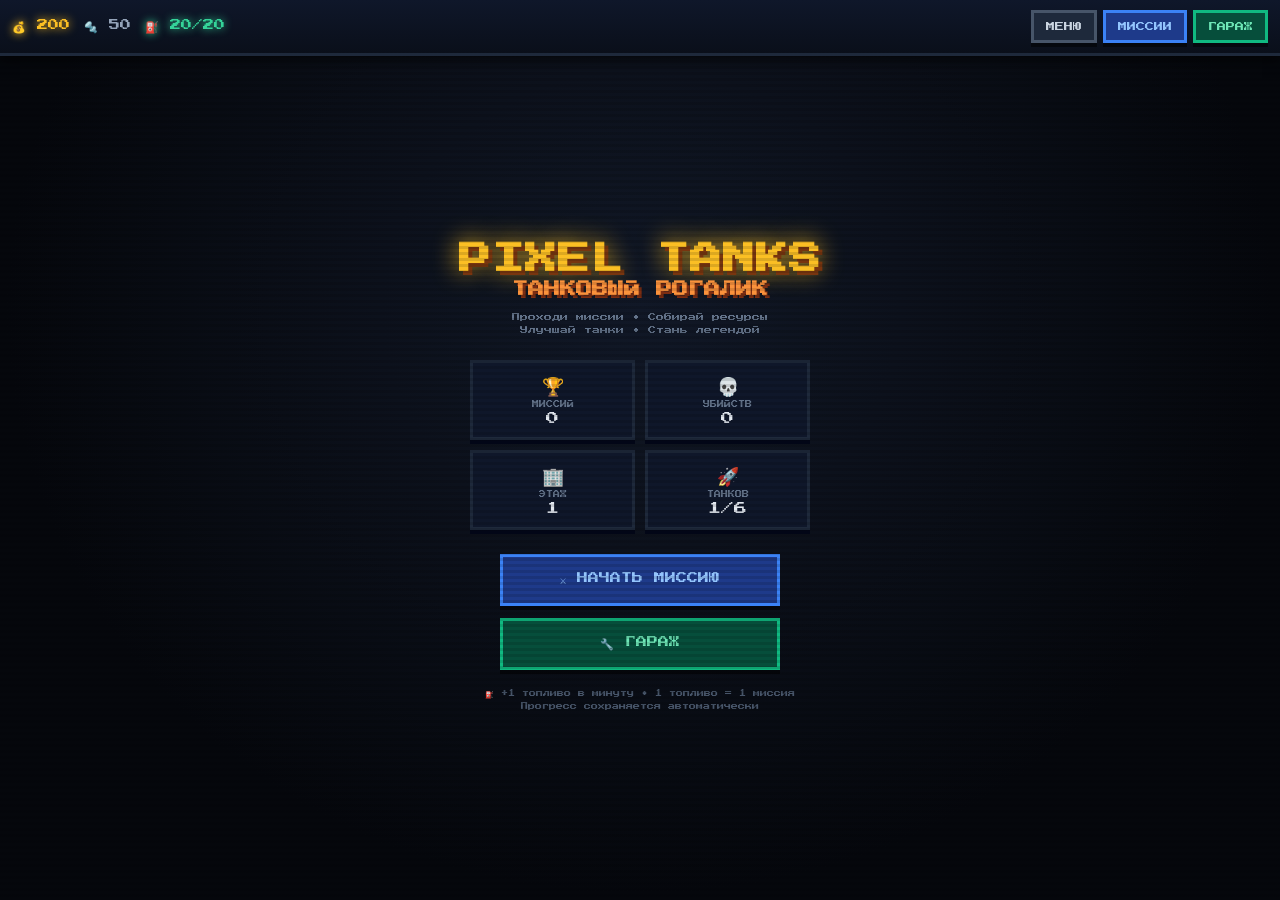
<file: game/index.html>
<!DOCTYPE html>
<html lang="ru">
<head>
    <meta charset="UTF-8">
    <meta name="viewport" content="width=device-width, initial-scale=1.0, user-scalable=no, maximum-scale=1.0">
    <title>PIXEL TANKS</title>
    <link href="https://fonts.googleapis.com/css2?family=Press+Start+2P&display=swap" rel="stylesheet">
    <style>
        * { margin: 0; padding: 0; box-sizing: border-box; }

        body {
            font-family: 'Press Start 2P', system-ui, monospace;
            background: #05070c;
            color: #e2e8f0;
            overflow: hidden;
            width: 100vw;
            height: 100vh;
            image-rendering: pixelated;
            -webkit-tap-highlight-color: transparent;
        }

        #app {
            width: 100%;
            height: 100%;
            display: flex;
            flex-direction: column;
        }

        /* ===== HEADER ===== */
        .header {
            background: linear-gradient(180deg, #0f172a 0%, #0a0f1a 100%);
            padding: 10px 12px;
            display: flex;
            justify-content: space-between;
            align-items: center;
            border-bottom: 3px solid #1e293b;
            box-shadow: 0 4px 12px rgba(0,0,0,0.6);
            flex-shrink: 0;
            z-index: 50;
        }

        .resources {
            display: flex;
            gap: 14px;
            font-size: 11px;
        }

        .gold { color: #fbbf24; text-shadow: 0 0 10px #fbbf24; }
        .scrap { color: #94a3b8; }
        .fuel { color: #34d399; text-shadow: 0 0 8px #34d399; }

        .nav-buttons { display: flex; gap: 6px; }

        .btn {
            padding: 9px 12px;
            border: 3px solid;
            font-family: 'Press Start 2P', monospace;
            font-size: 9px;
            cursor: pointer;
            transition: all 0.12s;
            image-rendering: pixelated;
            box-shadow: 0 4px 0 rgba(0,0,0,0.5);
            text-transform: uppercase;
        }

        .btn:hover { transform: translateY(-2px); box-shadow: 0 6px 0 rgba(0,0,0,0.5); }
        .btn:active { transform: translateY(2px); box-shadow: 0 2px 0 rgba(0,0,0,0.5); }

        .btn-gray { background: #1e293b; border-color: #475569; color: #cbd5e1; }
        .btn-blue { background: #1e3a8a; border-color: #3b82f6; color: #93c5fd; }
        .btn-green { background: #064e3b; border-color: #10b981; color: #6ee7b7; }
        .btn-yellow { background: #78350f; border-color: #f59e0b; color: #fcd34d; }
        .btn-red { background: #7f1d1d; border-color: #ef4444; color: #fca5a5; }

        .btn:disabled {
            opacity: 0.4;
            cursor: not-allowed;
            transform: none !important;
            box-shadow: none !important;
        }

        .content { flex: 1; overflow: hidden; position: relative; }

        .screen {
            width: 100%;
            height: 100%;
            display: none;
            flex-direction: column;
        }
        .screen.active { display: flex; }

        /* ===== MENU ===== */
        .menu {
            align-items: center;
            justify-content: center;
            background: radial-gradient(ellipse at 50% 30%, #111827 0%, #05070c 70%);
            padding: 16px;
            position: relative;
            overflow-y: auto;
        }

        .menu::before {
            content: '';
            position: absolute;
            inset: 0;
            background: repeating-linear-gradient(
                0deg,
                transparent,
                transparent 3px,
                rgba(0,0,0,0.12) 3px,
                rgba(0,0,0,0.12) 6px
            );
            pointer-events: none;
        }

        .menu h1 {
            font-size: clamp(22px, 6vw, 32px);
            color: #fbbf24;
            margin-bottom: 6px;
            text-shadow: 4px 4px 0 #78350f, 0 0 24px #fbbf24;
            letter-spacing: 1px;
            text-align: center;
        }

        .menu h2 {
            font-size: clamp(12px, 3.5vw, 16px);
            color: #fb923c;
            margin-bottom: 14px;
            text-shadow: 3px 3px 0 #7c2d12;
            text-align: center;
        }

        .menu .subtitle {
            color: #64748b;
            font-size: 8px;
            margin-bottom: 22px;
            text-align: center;
            line-height: 1.7;
            max-width: 320px;
        }

        .stats-grid {
            display: grid;
            grid-template-columns: repeat(2, 1fr);
            gap: 10px;
            margin-bottom: 24px;
            width: 100%;
            max-width: 340px;
        }

        .stat-card {
            background: #0f172a;
            padding: 12px 8px;
            border: 3px solid #1e293b;
            text-align: center;
            box-shadow: 0 4px 0 #020617;
        }

        .stat-card .icon { font-size: 18px; margin-bottom: 4px; }
        .stat-card .label { font-size: 7px; color: #64748b; margin-bottom: 4px; }
        .stat-card .value { font-size: 13px; color: #e2e8f0; }

        .menu-buttons {
            display: flex;
            flex-direction: column;
            gap: 12px;
            width: 100%;
            max-width: 280px;
        }

        .menu-buttons .btn {
            padding: 16px 20px;
            font-size: 11px;
            width: 100%;
        }

        .menu .footer {
            margin-top: 18px;
            font-size: 7px;
            color: #475569;
            text-align: center;
            line-height: 1.8;
        }

        /* ===== MISSIONS ===== */
        .missions {
            padding: 12px;
            background: #05070c;
            overflow: hidden;
        }

        .missions h2 {
            text-align: center;
            color: #fbbf24;
            font-size: 13px;
            margin-bottom: 8px;
            text-shadow: 2px 2px 0 #78350f;
        }

        .missions .info {
            text-align: center;
            font-size: 8px;
            color: #64748b;
            margin-bottom: 10px;
        }

        .mission-list {
            flex: 1;
            overflow-y: auto;
            display: flex;
            flex-direction: column;
            gap: 8px;
            padding-right: 4px;
            -webkit-overflow-scrolling: touch;
        }

        .mission-item {
            padding: 12px;
            border: 3px solid;
            display: flex;
            justify-content: space-between;
            align-items: center;
            background: #0f172a;
            gap: 8px;
        }

        .mission-item.completed { border-color: #065f46; background: #022c22; }
        .mission-item.current {
            border-color: #3b82f6;
            background: #0c1a3a;
            box-shadow: 0 0 14px rgba(59, 130, 246, 0.45);
        }
        .mission-item.unlocked { border-color: #334155; }
        .mission-item.locked { border-color: #1e293b; opacity: 0.4; }

        .mission-info .name { font-size: 9px; margin-bottom: 4px; }
        .mission-info .details { font-size: 7px; color: #64748b; }

        .mission-reward { text-align: right; flex-shrink: 0; }
        .mission-reward .rewards { font-size: 8px; margin-bottom: 6px; }

        /* ===== GARAGE ===== */
        .garage {
            padding: 10px;
            background: #05070c;
            overflow: hidden;
        }

        .garage h2 {
            text-align: center;
            color: #34d399;
            font-size: 13px;
            margin-bottom: 10px;
            text-shadow: 2px 2px 0 #064e3b;
        }

        .garage-content {
            display: flex;
            gap: 10px;
            height: calc(100% - 36px);
        }

        .tank-list {
            width: 140px;
            overflow-y: auto;
            display: flex;
            flex-direction: column;
            gap: 7px;
            flex-shrink: 0;
            -webkit-overflow-scrolling: touch;
        }

        .tank-item {
            padding: 8px;
            border: 3px solid #334155;
            cursor: pointer;
            display: flex;
            align-items: center;
            gap: 8px;
            background: #0f172a;
            transition: all 0.12s;
        }

        .tank-item.selected {
            border-color: #10b981;
            background: #022c22;
            box-shadow: 0 0 12px rgba(16, 185, 129, 0.35);
        }

        .tank-item.owned:hover { background: #1e293b; }
        .tank-item:not(.owned) { opacity: 0.5; }

        .tank-icon {
            width: 40px;
            height: 40px;
            background: #1e293b;
            border: 2px solid #334155;
            display: flex;
            align-items: center;
            justify-content: center;
            overflow: hidden;
            flex-shrink: 0;
        }

        .tank-icon img {
            width: 100%;
            height: 100%;
            object-fit: contain;
            image-rendering: pixelated;
        }

        .tank-name { font-size: 8px; margin-bottom: 2px; }
        .tank-level { font-size: 7px; color: #64748b; }

        .tank-details {
            flex: 1;
            overflow-y: auto;
            -webkit-overflow-scrolling: touch;
        }

        .tank-details-card {
            background: #0f172a;
            border: 3px solid #1e293b;
            padding: 14px;
            box-shadow: 0 4px 0 #020617;
        }

        .tank-header {
            display: flex;
            justify-content: space-between;
            align-items: center;
            margin-bottom: 12px;
            gap: 8px;
        }

        .tank-header h3 { font-size: 12px; color: #e2e8f0; }
        .tank-header .level { font-size: 8px; color: #64748b; margin-top: 3px; }

        .stats-bars {
            display: grid;
            grid-template-columns: repeat(2, 1fr);
            gap: 7px;
            margin-bottom: 12px;
        }

        .stat-bar {
            background: #020617;
            padding: 7px;
            border: 2px solid #1e293b;
        }

        .stat-bar .label { font-size: 7px; color: #64748b; margin-bottom: 2px; }
        .stat-bar .value { font-size: 10px; }

        .stat-bar .bar {
            width: 100%;
            height: 5px;
            background: #1e293b;
            margin-top: 4px;
            border: 1px solid #334155;
        }

        .stat-bar .bar-fill { height: 100%; transition: width 0.2s; }

        .upgrades { margin-top: 10px; }
        .upgrades h4 {
            font-size: 9px;
            color: #fbbf24;
            margin-bottom: 8px;
            text-shadow: 1px 1px 0 #78350f;
        }

        .upgrade-item {
            display: flex;
            justify-content: space-between;
            align-items: center;
            background: #020617;
            padding: 7px 8px;
            border: 2px solid #1e293b;
            margin-bottom: 5px;
            gap: 6px;
        }

        .upgrade-info { display: flex; align-items: center; gap: 6px; font-size: 8px; }

        .upgrade-dots { display: flex; gap: 2px; }
        .upgrade-dot {
            width: 6px;
            height: 10px;
            border: 1px solid #334155;
        }
        .upgrade-dot.filled { background: #fbbf24; border-color: #f59e0b; }
        .upgrade-dot.empty { background: #1e293b; }

        /* ===== BATTLE ===== */
        .battle {
            background: #000;
            padding: 0;
            position: relative;
            overflow: hidden;
        }

        .battle-controls {
            position: absolute;
            top: 8px;
            left: 50%;
            transform: translateX(-50%);
            font-size: 7px;
            color: rgba(148, 163, 184, 0.7);
            z-index: 10;
            pointer-events: none;
            text-align: center;
            white-space: nowrap;
        }

        #battleCanvas {
            display: block;
            width: 100%;
            height: 100%;
            cursor: crosshair;
            image-rendering: pixelated;
            background: #0a0c12;
        }

        .exit-btn {
            position: absolute;
            top: 10px;
            right: 10px;
            z-index: 30;
            padding: 8px 10px !important;
            font-size: 9px !important;
        }

        /* ===== RESULT ===== */
        .result {
            align-items: center;
            justify-content: center;
            background: radial-gradient(ellipse at center, #111827 0%, #05070c 80%);
            padding: 20px;
        }

        .result .icon { font-size: 52px; margin-bottom: 14px; }
        .result h2 {
            font-size: clamp(18px, 5vw, 24px);
            margin-bottom: 18px;
            text-shadow: 3px 3px 0 #000;
        }
        .result.victory h2 { color: #34d399; }
        .result.defeat h2 { color: #ef4444; }

        .reward-card {
            background: #0f172a;
            border: 4px solid #1e293b;
            padding: 20px;
            margin-bottom: 20px;
            text-align: center;
            box-shadow: 0 6px 0 #020617;
            width: 100%;
            max-width: 320px;
        }

        .reward-card h3 {
            color: #fbbf24;
            font-size: 11px;
            margin-bottom: 16px;
        }

        .rewards { display: flex; gap: 28px; justify-content: center; }
        .reward-item .icon { font-size: 26px; margin-bottom: 6px; }
        .reward-item .amount { font-size: 16px; color: #e2e8f0; }
        .reward-item .label { font-size: 7px; color: #64748b; margin-top: 4px; }

        /* ===== MOBILE CONTROLS ===== */
        .mobile-controls {
            position: fixed;
            bottom: 20px;
            left: 0;
            right: 0;
            display: none;
            justify-content: space-between;
            padding: 0 18px;
            pointer-events: none;
            z-index: 100;
        }

        .joystick {
            width: 120px;
            height: 120px;
            border-radius: 50%;
            background: rgba(15, 23, 42, 0.7);
            border: 4px solid rgba(71, 85, 105, 0.8);
            display: flex;
            align-items: center;
            justify-content: center;
            pointer-events: auto;
            touch-action: none;
        }

        .joystick-stick {
            width: 48px;
            height: 48px;
            border-radius: 50%;
            background: rgba(100, 116, 139, 0.95);
            border: 3px solid #94a3b8;
            transition: transform 0.06s;
        }

        .shoot-btn {
            width: 84px;
            height: 84px;
            border-radius: 50%;
            background: rgba(127, 29, 29, 0.85);
            border: 4px solid #ef4444;
            display: flex;
            align-items: center;
            justify-content: center;
            font-size: 28px;
            pointer-events: auto;
            align-self: flex-end;
            box-shadow: 0 5px 0 #450a0a;
            touch-action: none;
        }

        .shoot-btn:active {
            background: rgba(185, 28, 28, 0.95);
            transform: scale(0.92);
        }

        /* ===== RESPONSIVE ===== */
        @media (max-width: 768px) {
            .mobile-controls { display: flex; }
            .header { padding: 8px 10px; }
            .resources { font-size: 10px; gap: 10px; }
            .btn { padding: 8px 10px; font-size: 8px; }
            .tank-list { width: 120px; }
            .garage-content { gap: 8px; }
        }

        @media (max-width: 480px) {
            .stats-grid { max-width: 100%; }
            .menu-buttons { max-width: 100%; }
            .tank-list { width: 110px; }
            .joystick { width: 110px; height: 110px; }
            .shoot-btn { width: 76px; height: 76px; }
        }

        /* Scrollbar */
        ::-webkit-scrollbar { width: 6px; }
        ::-webkit-scrollbar-track { background: #0f172a; }
        ::-webkit-scrollbar-thumb {
            background: #334155;
            border: 1px solid #0f172a;
        }
    </style>
</head>
<body>
    <div id="app">
        <div class="header" id="mainHeader">
            <div class="resources">
                <span class="gold">💰 <span id="goldDisplay">0</span></span>
                <span class="scrap">🔩 <span id="scrapDisplay">0</span></span>
                <span class="fuel">⛽ <span id="fuelDisplay">0/20</span></span>
            </div>
            <div class="nav-buttons" id="navButtons">
                <button class="btn btn-gray" onclick="showScreen('menu')">МЕНЮ</button>
                <button class="btn btn-blue" onclick="showScreen('missions')">МИССИИ</button>
                <button class="btn btn-green" onclick="showScreen('garage')">ГАРАЖ</button>
            </div>
        </div>

        <div class="content">
            <!-- MENU -->
            <div id="menuScreen" class="screen menu active">
                <h1>PIXEL TANKS</h1>
                <h2>ТАНКОВЫЙ РОГАЛИК</h2>
                <div class="subtitle">Проходи миссии • Собирай ресурсы<br>Улучшай танки • Стань легендой</div>

                <div class="stats-grid">
                    <div class="stat-card">
                        <div class="icon">🏆</div>
                        <div class="label">МИССИЙ</div>
                        <div class="value" id="statMissions">0</div>
                    </div>
                    <div class="stat-card">
                        <div class="icon">💀</div>
                        <div class="label">УБИЙСТВ</div>
                        <div class="value" id="statKills">0</div>
                    </div>
                    <div class="stat-card">
                        <div class="icon">🏢</div>
                        <div class="label">ЭТАЖ</div>
                        <div class="value" id="statFloor">1</div>
                    </div>
                    <div class="stat-card">
                        <div class="icon">🚀</div>
                        <div class="label">ТАНКОВ</div>
                        <div class="value" id="statTanks">1/6</div>
                    </div>
                </div>

                <div class="menu-buttons">
                    <button class="btn btn-blue" onclick="showScreen('missions')">⚔ НАЧАТЬ МИССИЮ</button>
                    <button class="btn btn-green" onclick="showScreen('garage')">🔧 ГАРАЖ</button>
                </div>

                <div class="footer">
                    <div>⛽ +1 топливо в минуту • 1 топливо = 1 миссия</div>
                    <div>Прогресс сохраняется автоматически</div>
                </div>
            </div>

            <!-- MISSIONS -->
            <div id="missionsScreen" class="screen missions">
                <h2>КАРТА МИССИЙ</h2>
                <div class="info">Этаж: <b id="missionFloor">1</b> • Топливо: <b id="missionFuel">20/20</b></div>
                <div class="mission-list" id="missionList"></div>
            </div>

            <!-- GARAGE -->
            <div id="garageScreen" class="screen garage">
                <h2>ГАРАЖ</h2>
                <div class="garage-content">
                    <div class="tank-list" id="tankList"></div>
                    <div class="tank-details" id="tankDetails"></div>
                </div>
            </div>

            <!-- BATTLE -->
            <div id="battleScreen" class="screen battle">
                <div class="battle-controls" id="battleControlsText">WASD / СТРЕЛКИ — движение • МЫШЬ — прицел • ЛКМ / ПРОБЕЛ — огонь</div>
                <canvas id="battleCanvas"></canvas>
                <button class="btn btn-red exit-btn" onclick="exitBattle()">✕</button>
                <div class="mobile-controls" id="mobileControls">
                    <div class="joystick" id="joystick">
                        <div class="joystick-stick" id="joystickStick"></div>
                    </div>
                    <div class="shoot-btn" id="shootBtn">🔥</div>
                </div>
            </div>

            <!-- RESULT -->
            <div id="resultScreen" class="screen result">
                <div class="icon" id="resultIcon">🏆</div>
                <h2 id="resultTitle">ПОБЕДА!</h2>
                <div class="reward-card" id="rewardCard">
                    <h3>НАГРАДЫ</h3>
                    <div class="rewards">
                        <div class="reward-item">
                            <div class="icon">💰</div>
                            <div class="amount" id="rewardGold">0</div>
                            <div class="label">золото</div>
                        </div>
                        <div class="reward-item">
                            <div class="icon">🔩</div>
                            <div class="amount" id="rewardScrap">0</div>
                            <div class="label">металлолом</div>
                        </div>
                    </div>
                </div>
                <button class="btn btn-blue" onclick="showScreen('missions')" style="padding: 14px 24px; font-size: 11px;">ПРОДОЛЖИТЬ →</button>
            </div>
        </div>
    </div>

    <script>
        // ===== GAME STATE =====
        const SAVE_KEY = 'tank_roguelike_save_v2';
        const FUEL_REGEN_INTERVAL = 60000;
        const MAX_FUEL = 20;

        let gameState = loadGame();
        let currentMission = null;
        let selectedTankId = gameState.selectedTank;

        // ===== IMAGE PRELOAD =====
        const images = {};
        const imageList = [
            'assets/images/tank_1.png',
            'assets/images/tank_2.png',
            'assets/images/tank_3.png',
            'assets/images/enemy_1.png',
            'assets/images/enemy_2.png',
            'assets/images/enemy_3.png',
            'assets/images/boss_1.png',
            'assets/images/boss_2.png',
            'assets/images/boss_3.png'
        ];

        imageList.forEach(src => {
            const img = new Image();
            img.src = src;
            images[src] = img;
        });

        function getImg(src) {
            return images[src] && images[src].complete ? images[src] : null;
        }

        // ===== AUDIO =====
        let audioCtx = null;
        function getAudioContext() {
            if (!audioCtx) audioCtx = new (window.AudioContext || window.webkitAudioContext)();
            if (audioCtx.state === 'suspended') audioCtx.resume();
            return audioCtx;
        }

        function playShoot() {
            try {
                const ctx = getAudioContext();
                const osc = ctx.createOscillator();
                const gain = ctx.createGain();
                osc.connect(gain); gain.connect(ctx.destination);
                osc.type = 'sawtooth';
                osc.frequency.setValueAtTime(220, ctx.currentTime);
                osc.frequency.exponentialRampToValueAtTime(40, ctx.currentTime + 0.12);
                gain.gain.setValueAtTime(0.25, ctx.currentTime);
                gain.gain.exponentialRampToValueAtTime(0.01, ctx.currentTime + 0.12);
                osc.start(ctx.currentTime); osc.stop(ctx.currentTime + 0.12);
            } catch (e) {}
        }

        function playExplosion() {
            try {
                const ctx = getAudioContext();
                const bufferSize = ctx.sampleRate * 0.35;
                const buffer = ctx.createBuffer(1, bufferSize, ctx.sampleRate);
                const data = buffer.getChannelData(0);
                for (let i = 0; i < bufferSize; i++) data[i] = (Math.random() * 2 - 1) * (1 - i / bufferSize);
                const source = ctx.createBufferSource();
                source.buffer = buffer;
                const gain = ctx.createGain();
                const filter = ctx.createBiquadFilter();
                filter.type = 'lowpass';
                filter.frequency.setValueAtTime(1200, ctx.currentTime);
                filter.frequency.exponentialRampToValueAtTime(80, ctx.currentTime + 0.35);
                source.connect(filter); filter.connect(gain); gain.connect(ctx.destination);
                gain.gain.setValueAtTime(0.4, ctx.currentTime);
                gain.gain.exponentialRampToValueAtTime(0.01, ctx.currentTime + 0.35);
                source.start(ctx.currentTime);
            } catch (e) {}
        }

        function playHit() {
            try {
                const ctx = getAudioContext();
                const osc = ctx.createOscillator();
                const gain = ctx.createGain();
                osc.connect(gain); gain.connect(ctx.destination);
                osc.type = 'square';
                osc.frequency.setValueAtTime(90, ctx.currentTime);
                osc.frequency.exponentialRampToValueAtTime(25, ctx.currentTime + 0.06);
                gain.gain.setValueAtTime(0.15, ctx.currentTime);
                gain.gain.exponentialRampToValueAtTime(0.01, ctx.currentTime + 0.06);
                osc.start(ctx.currentTime); osc.stop(ctx.currentTime + 0.06);
            } catch (e) {}
        }

        function playVictory() {
            try {
                const ctx = getAudioContext();
                [523, 659, 784, 1047].forEach((freq, i) => {
                    const osc = ctx.createOscillator();
                    const gain = ctx.createGain();
                    osc.connect(gain); gain.connect(ctx.destination);
                    osc.type = 'square';
                    osc.frequency.setValueAtTime(freq, ctx.currentTime + i * 0.14);
                    gain.gain.setValueAtTime(0, ctx.currentTime + i * 0.14);
                    gain.gain.linearRampToValueAtTime(0.16, ctx.currentTime + i * 0.14 + 0.04);
                    gain.gain.exponentialRampToValueAtTime(0.01, ctx.currentTime + i * 0.14 + 0.28);
                    osc.start(ctx.currentTime + i * 0.14);
                    osc.stop(ctx.currentTime + i * 0.14 + 0.28);
                });
            } catch (e) {}
        }

        function playDefeat() {
            try {
                const ctx = getAudioContext();
                [380, 320, 260, 180].forEach((freq, i) => {
                    const osc = ctx.createOscillator();
                    const gain = ctx.createGain();
                    osc.connect(gain); gain.connect(ctx.destination);
                    osc.type = 'sawtooth';
                    osc.frequency.setValueAtTime(freq, ctx.currentTime + i * 0.18);
                    gain.gain.setValueAtTime(0, ctx.currentTime + i * 0.18);
                    gain.gain.linearRampToValueAtTime(0.13, ctx.currentTime + i * 0.18 + 0.05);
                    gain.gain.exponentialRampToValueAtTime(0.01, ctx.currentTime + i * 0.18 + 0.35);
                    osc.start(ctx.currentTime + i * 0.18);
                    osc.stop(ctx.currentTime + i * 0.18 + 0.35);
                });
            } catch (e) {}
        }

        function playBuy() {
            try {
                const ctx = getAudioContext();
                const osc = ctx.createOscillator();
                const gain = ctx.createGain();
                osc.connect(gain); gain.connect(ctx.destination);
                osc.type = 'triangle';
                osc.frequency.setValueAtTime(550, ctx.currentTime);
                osc.frequency.linearRampToValueAtTime(880, ctx.currentTime + 0.1);
                gain.gain.setValueAtTime(0.16, ctx.currentTime);
                gain.gain.exponentialRampToValueAtTime(0.01, ctx.currentTime + 0.18);
                osc.start(ctx.currentTime); osc.stop(ctx.currentTime + 0.18);
            } catch (e) {}
        }

        // ===== SAVE / LOAD =====
        function getDefaultTanks() {
            return [
                { id: 'tank_light', name: 'Разведчик', image: 'assets/images/tank_1.png', stats: { hp: 80, maxHp: 80, damage: 10, speed: 4, fireRate: 3, armor: 5 }, level: 1, price: 0, owned: true, upgrades: { hp: 0, damage: 0, speed: 0, fireRate: 0, armor: 0 } },
                { id: 'tank_medium', name: 'Средний', image: 'assets/images/tank_2.png', stats: { hp: 120, maxHp: 120, damage: 15, speed: 3, fireRate: 2, armor: 15 }, level: 1, price: 500, owned: false, upgrades: { hp: 0, damage: 0, speed: 0, fireRate: 0, armor: 0 } },
                { id: 'tank_heavy', name: 'Тяжёлый', image: 'assets/images/tank_3.png', stats: { hp: 200, maxHp: 200, damage: 25, speed: 2, fireRate: 1.5, armor: 30 }, level: 1, price: 1500, owned: false, upgrades: { hp: 0, damage: 0, speed: 0, fireRate: 0, armor: 0 } },
                { id: 'tank_fast', name: 'Скоростной', image: 'assets/images/tank_1.png', stats: { hp: 60, maxHp: 60, damage: 8, speed: 6, fireRate: 5, armor: 0 }, level: 1, price: 800, owned: false, upgrades: { hp: 0, damage: 0, speed: 0, fireRate: 0, armor: 0 } },
                { id: 'tank_artillery', name: 'Артиллерия', image: 'assets/images/tank_2.png', stats: { hp: 100, maxHp: 100, damage: 40, speed: 1.5, fireRate: 0.8, armor: 10 }, level: 1, price: 2000, owned: false, upgrades: { hp: 0, damage: 0, speed: 0, fireRate: 0, armor: 0 } },
                { id: 'tank_boss', name: 'Дредноут', image: 'assets/images/boss_1.png', stats: { hp: 300, maxHp: 300, damage: 35, speed: 1.8, fireRate: 1.2, armor: 40 }, level: 1, price: 5000, owned: false, upgrades: { hp: 0, damage: 0, speed: 0, fireRate: 0, armor: 0 } }
            ];
        }

        function generateMissions() {
            const missions = [];
            const names = ['Зачистка', 'Разведка', 'Штурм', 'Оборона', 'Прорыв', 'Засада', 'Рейд', 'Блокада', 'Десант', 'Финал'];
            for (let i = 0; i < 50; i++) {
                const floor = i + 1;
                const difficulty = Math.floor(floor / 5) + 1;
                missions.push({
                    id: floor, name: `${names[i % names.length]} #${floor}`, floor, difficulty,
                    enemies: 3 + Math.floor(floor * 0.8),
                    reward: { gold: 50 + floor * 20, scrap: 10 + floor * 5, fuel: Math.max(1, 3 - Math.floor(floor / 10)) },
                    completed: false, unlocked: i === 0
                });
            }
            return missions;
        }

        function getDefaultState() {
            return {
                gold: 200, scrap: 50, fuel: MAX_FUEL, maxFuel: MAX_FUEL,
                lastFuelUpdate: Date.now(), currentFloor: 1, selectedTank: 'tank_light',
                tanks: getDefaultTanks(), missions: generateMissions(),
                totalKills: 0, totalMissions: 0
            };
        }

        function loadGame() {
            try {
                const saved = localStorage.getItem(SAVE_KEY);
                if (saved) {
                    const state = JSON.parse(saved);
                    const now = Date.now();
                    const elapsed = now - state.lastFuelUpdate;
                    const fuelRegen = Math.floor(elapsed / FUEL_REGEN_INTERVAL);
                    if (fuelRegen > 0 && state.fuel < state.maxFuel) {
                        state.fuel = Math.min(state.maxFuel, state.fuel + fuelRegen);
                        state.lastFuelUpdate = now;
                    }
                    if (!state.missions || state.missions.length === 0) state.missions = generateMissions();
                    if (!state.tanks || state.tanks.length === 0) state.tanks = getDefaultTanks();
                    // update images if old save
                    state.tanks.forEach(t => {
                        if (!t.image || t.image.includes('tank_light')) {
                            const map = {
                                tank_light: 'assets/images/tank_1.png',
                                tank_medium: 'assets/images/tank_2.png',
                                tank_heavy: 'assets/images/tank_3.png',
                                tank_fast: 'assets/images/tank_1.png',
                                tank_artillery: 'assets/images/tank_2.png',
                                tank_boss: 'assets/images/boss_1.png'
                            };
                            t.image = map[t.id] || t.image;
                        }
                    });
                    return state;
                }
            } catch (e) { console.error('Load error:', e); }
            return getDefaultState();
        }

        function saveGame() {
            try {
                gameState.lastFuelUpdate = Date.now();
                localStorage.setItem(SAVE_KEY, JSON.stringify(gameState));
            } catch (e) { console.error('Save error:', e); }
        }

        function getUpgradeCost(level) { return 100 * level * level; }
        function getUpgradeScrapCost(level) { return 20 * level; }
        function getRepairCost(tank) { return Math.ceil((tank.stats.maxHp - tank.stats.hp) * 0.5); }

        // ===== UI =====
        function updateHeader() {
            document.getElementById('goldDisplay').textContent = gameState.gold;
            document.getElementById('scrapDisplay').textContent = gameState.scrap;
            document.getElementById('fuelDisplay').textContent = `${gameState.fuel}/${gameState.maxFuel}`;
        }

        function updateMenuStats() {
            document.getElementById('statMissions').textContent = gameState.totalMissions;
            document.getElementById('statKills').textContent = gameState.totalKills;
            document.getElementById('statFloor').textContent = gameState.currentFloor;
            document.getElementById('statTanks').textContent = `${gameState.tanks.filter(t => t.owned).length}/${gameState.tanks.length}`;
        }

        function showScreen(screen) {
            document.querySelectorAll('.screen').forEach(s => s.classList.remove('active'));
            document.getElementById(screen + 'Screen').classList.add('active');

            const header = document.getElementById('mainHeader');
            const navButtons = document.getElementById('navButtons');

            if (screen === 'battle') {
                header.style.display = 'none';
            } else {
                header.style.display = 'flex';
                navButtons.style.display = 'flex';
            }

            if (screen === 'menu') updateMenuStats();
            if (screen === 'missions') renderMissions();
            if (screen === 'garage') renderGarage();

            updateHeader();
            saveGame();
        }

        // ===== MISSIONS =====
        function renderMissions() {
            document.getElementById('missionFloor').textContent = gameState.currentFloor;
            document.getElementById('missionFuel').textContent = `${gameState.fuel}/${gameState.maxFuel}`;

            const list = document.getElementById('missionList');
            list.innerHTML = '';

            gameState.missions.forEach(mission => {
                const isCurrent = mission.unlocked && !mission.completed;
                const canPlay = isCurrent && gameState.fuel >= 1;

                const item = document.createElement('div');
                item.className = `mission-item ${mission.completed ? 'completed' : isCurrent ? 'current' : mission.unlocked ? 'unlocked' : 'locked'}`;

                item.innerHTML = `
                    <div class="mission-info">
                        <div class="name">${mission.completed ? '✅' : isCurrent ? '⚔' : mission.unlocked ? '🔓' : '🔒'} ${mission.name}</div>
                        <div class="details">Этаж ${mission.floor} • ${'★'.repeat(Math.min(mission.difficulty, 5))} • 👾 ${mission.enemies}</div>
                    </div>
                    <div class="mission-reward">
                        <div class="rewards">
                            <span class="gold">💰${mission.reward.gold}</span>
                            <span class="scrap">🔩${mission.reward.scrap}</span>
                            ${mission.reward.fuel > 0 ? `<span class="fuel">⛽+${mission.reward.fuel}</span>` : ''}
                        </div>
                        ${isCurrent ? `<button class="btn ${canPlay ? 'btn-blue' : 'btn-gray'}" ${!canPlay ? 'disabled' : ''} onclick="startMission(${mission.id})">${gameState.fuel < 1 ? 'НЕТ ТОПЛИВА' : 'В БОЙ!'}</button>` : ''}
                        ${mission.completed ? '<span style="font-size: 7px; color: #34d399;">✓ ПРОЙДЕНО</span>' : ''}
                    </div>
                `;
                list.appendChild(item);
            });
        }

        function startMission(missionId) {
            if (gameState.fuel < 1) return;
            const mission = gameState.missions.find(m => m.id === missionId);
            if (!mission) return;

            gameState.fuel--;
            currentMission = mission;
            saveGame();
            showScreen('battle');
            startBattle();
        }

        // ===== GARAGE =====
        function renderGarage() {
            const tankList = document.getElementById('tankList');
            tankList.innerHTML = '';

            gameState.tanks.forEach(tank => {
                const item = document.createElement('div');
                item.className = `tank-item ${tank.owned ? 'owned' : ''} ${selectedTankId === tank.id ? 'selected' : ''}`;
                item.onclick = () => { if (tank.owned) { selectedTankId = tank.id; renderGarage(); } };

                const imgTag = tank.owned
                    ? `<img src="${tank.image}" alt="${tank.name}" onerror="this.style.display='none'">`
                    : '🔒';

                item.innerHTML = `
                    <div class="tank-icon">${imgTag}</div>
                    <div>
                        <div class="tank-name">${tank.name}</div>
                        <div class="tank-level">${tank.owned ? `Ур.${tank.level}` : `💰${tank.price}`}</div>
                    </div>
                `;
                tankList.appendChild(item);
            });

            renderTankDetails();
        }

        function renderTankDetails() {
            const tank = gameState.tanks.find(t => t.id === selectedTankId);
            if (!tank) return;

            const details = document.getElementById('tankDetails');

            if (!tank.owned) {
                details.innerHTML = `
                    <div class="tank-details-card">
                        <div class="tank-header">
                            <div>
                                <h3>${tank.name}</h3>
                                <div class="level">Уровень ${tank.level}</div>
                            </div>
                        </div>
                        <div style="text-align: center; padding: 16px;">
                            <div class="tank-icon" style="width: 64px; height: 64px; margin: 0 auto 12px;">
                                <img src="${tank.image}" style="width:100%;height:100%;object-fit:contain;opacity:0.4;" onerror="this.parentElement.innerHTML='🔒'">
                            </div>
                            <p style="color: #64748b; margin-bottom: 10px; font-size: 9px;">Танк не куплен</p>
                            <div style="font-size: 8px; color: #475569; margin-bottom: 14px;">
                                HP:${tank.stats.maxHp} | Урон:${tank.stats.damage} | Скор:${tank.stats.speed}
                            </div>
                            <button class="btn ${gameState.gold >= tank.price ? 'btn-yellow' : 'btn-gray'}" ${gameState.gold < tank.price ? 'disabled' : ''} onclick="buyTank('${tank.id}')">
                                КУПИТЬ 💰${tank.price}
                            </button>
                        </div>
                    </div>
                `;
            } else {
                const statLabels = {
                    hp: { label: '❤ HP', color: '#60a5fa' },
                    damage: { label: '💥 Урон', color: '#f87171' },
                    speed: { label: '⚡ Скор', color: '#fbbf24' },
                    fireRate: { label: '🔥 Огонь', color: '#fb923c' },
                    armor: { label: '🛡 Броня', color: '#34d399' }
                };

                let upgradesHtml = '';
                Object.keys(statLabels).forEach(stat => {
                    const info = statLabels[stat];
                    const level = tank.upgrades[stat];
                    const goldCost = getUpgradeCost(level + 1);
                    const scrapCost = getUpgradeScrapCost(level + 1);
                    const canUpgrade = level < 10 && gameState.gold >= goldCost && gameState.scrap >= scrapCost;

                    let dots = '';
                    for (let i = 0; i < 10; i++) {
                        dots += `<div class="upgrade-dot ${i < level ? 'filled' : 'empty'}"></div>`;
                    }

                    upgradesHtml += `
                        <div class="upgrade-item">
                            <div class="upgrade-info">
                                <span>${info.label}</span>
                                <div class="upgrade-dots">${dots}</div>
                            </div>
                            <button class="btn ${level >= 10 ? 'btn-gray' : canUpgrade ? 'btn-yellow' : 'btn-gray'}" style="font-size:7px;padding:6px 8px;" ${!canUpgrade ? 'disabled' : ''} onclick="upgradeTank('${tank.id}', '${stat}')">
                                ${level >= 10 ? 'MAX' : `💰${goldCost}`}
                            </button>
                        </div>
                    `;
                });

                const repairCost = getRepairCost(tank);
                const needsRepair = tank.stats.hp < tank.stats.maxHp;

                details.innerHTML = `
                    <div class="tank-details-card">
                        <div class="tank-header">
                            <div>
                                <h3>${tank.name}</h3>
                                <div class="level">Уровень ${tank.level}</div>
                            </div>
                            <div>
                                ${gameState.selectedTank === tank.id
                                    ? '<span class="btn btn-green" style="padding: 6px 8px; font-size: 8px;">✓ АКТИВ</span>'
                                    : `<button class="btn btn-blue" style="padding:6px 8px;font-size:8px;" onclick="selectTank('${tank.id}')">ВЫБРАТЬ</button>`}
                            </div>
                        </div>
                        <div class="stats-bars">
                            <div class="stat-bar">
                                <div class="label">❤ HP</div>
                                <div class="value" style="color: #60a5fa;">${tank.stats.hp}/${tank.stats.maxHp}</div>
                                <div class="bar"><div class="bar-fill" style="width: ${(tank.stats.hp / tank.stats.maxHp) * 100}%; background: #60a5fa;"></div></div>
                            </div>
                            <div class="stat-bar">
                                <div class="label">💥 Урон</div>
                                <div class="value" style="color: #f87171;">${tank.stats.damage}</div>
                            </div>
                            <div class="stat-bar">
                                <div class="label">⚡ Скор</div>
                                <div class="value" style="color: #fbbf24;">${tank.stats.speed.toFixed(1)}</div>
                            </div>
                            <div class="stat-bar">
                                <div class="label">🔥 Огонь</div>
                                <div class="value" style="color: #fb923c;">${tank.stats.fireRate.toFixed(1)}</div>
                            </div>
                            <div class="stat-bar" style="grid-column: span 2;">
                                <div class="label">🛡 Броня</div>
                                <div class="value" style="color: #34d399;">${tank.stats.armor}%</div>
                                <div class="bar"><div class="bar-fill" style="width: ${tank.stats.armor}%; background: #34d399;"></div></div>
                            </div>
                        </div>
                        ${needsRepair ? `<button class="btn ${gameState.scrap >= repairCost ? 'btn-green' : 'btn-gray'}" style="width: 100%; margin-bottom: 10px; font-size: 8px;" ${gameState.scrap < repairCost ? 'disabled' : ''} onclick="repairTank('${tank.id}')">🔧 ПОЧИНИТЬ 🔩${repairCost}</button>` : ''}
                        <div class="upgrades">
                            <h4>⬆ УЛУЧШЕНИЯ</h4>
                            ${upgradesHtml}
                        </div>
                    </div>
                `;
            }
        }

        function buyTank(tankId) {
            const tank = gameState.tanks.find(t => t.id === tankId);
            if (!tank || tank.owned || gameState.gold < tank.price) return;
            playBuy();
            gameState.gold -= tank.price;
            gameState.tanks = gameState.tanks.map(t => t.id === tankId ? { ...t, owned: true } : t);
            saveGame();
            updateHeader();
            renderGarage();
        }

        function upgradeTank(tankId, stat) {
            const tank = gameState.tanks.find(t => t.id === tankId);
            if (!tank || !tank.owned) return;
            const currentLevel = tank.upgrades[stat];
            const goldCost = getUpgradeCost(currentLevel + 1);
            const scrapCost = getUpgradeScrapCost(currentLevel + 1);
            if (gameState.gold < goldCost || gameState.scrap < scrapCost || currentLevel >= 10) return;

            playBuy();
            gameState.gold -= goldCost;
            gameState.scrap -= scrapCost;
            gameState.tanks = gameState.tanks.map(t => {
                if (t.id !== tankId) return t;
                const newUpgrades = { ...t.upgrades, [stat]: currentLevel + 1 };
                const newStats = { ...t.stats };
                switch (stat) {
                    case 'hp': newStats.maxHp += 20; newStats.hp = Math.min(newStats.hp + 20, newStats.maxHp); break;
                    case 'damage': newStats.damage += 3; break;
                    case 'speed': newStats.speed += 0.3; break;
                    case 'fireRate': newStats.fireRate += 0.3; break;
                    case 'armor': newStats.armor = Math.min(80, newStats.armor + 5); break;
                }
                return { ...t, upgrades: newUpgrades, stats: newStats, level: Math.max(t.level, currentLevel + 1) };
            });
            saveGame();
            updateHeader();
            renderGarage();
        }

        function repairTank(tankId) {
            const tank = gameState.tanks.find(t => t.id === tankId);
            if (!tank || !tank.owned) return;
            const cost = getRepairCost(tank);
            if (gameState.scrap < cost || tank.stats.hp >= tank.stats.maxHp) return;
            gameState.scrap -= cost;
            gameState.tanks = gameState.tanks.map(t => t.id === tankId ? { ...t, stats: { ...t.stats, hp: t.stats.maxHp } } : t);
            saveGame();
            updateHeader();
            renderGarage();
        }

        function selectTank(tankId) {
            gameState.selectedTank = tankId;
            saveGame();
            renderGarage();
        }

        // ===== BATTLE =====
        let battleGame = null;
        let battleAnimFrame = null;

        function startBattle() {
            const canvas = document.getElementById('battleCanvas');
            const ctx = canvas.getContext('2d');

            // Fullscreen adaptive size
            function resizeCanvas() {
                const rect = canvas.parentElement.getBoundingClientRect();
                canvas.width = Math.floor(rect.width);
                canvas.height = Math.floor(rect.height);
            }
            resizeCanvas();
            window.addEventListener('resize', resizeCanvas);

            const W = () => canvas.width;
            const H = () => canvas.height;
            const MAP_W = 1400;
            const MAP_H = 1000;

            const selectedTank = gameState.tanks.find(t => t.id === gameState.selectedTank) || gameState.tanks[0];
            const playerImg = getImg(selectedTank.image);

            // Walls
            const walls = [];
            const gridSize = 64;
            for (let x = 0; x < MAP_W; x += gridSize) {
                walls.push({ x, y: 0, w: gridSize, h: gridSize, destructible: false, hp: 999 });
                walls.push({ x, y: MAP_H - gridSize, w: gridSize, h: gridSize, destructible: false, hp: 999 });
            }
            for (let y = gridSize; y < MAP_H - gridSize; y += gridSize) {
                walls.push({ x: 0, y, w: gridSize, h: gridSize, destructible: false, hp: 999 });
                walls.push({ x: MAP_W - gridSize, y, w: gridSize, h: gridSize, destructible: false, hp: 999 });
            }
            for (let i = 0; i < 14 + currentMission.difficulty * 4; i++) {
                const gx = gridSize + Math.floor(Math.random() * ((MAP_W - gridSize * 3) / gridSize)) * gridSize;
                const gy = gridSize + Math.floor(Math.random() * ((MAP_H - gridSize * 3) / gridSize)) * gridSize;
                if (gx < 220 && gy < 220) continue;
                if (!walls.some(w => w.x === gx && w.y === gy)) {
                    walls.push({ x: gx, y: gy, w: gridSize, h: gridSize, destructible: Math.random() > 0.35, hp: 45 + Math.random() * 35 });
                }
            }

            // Enemies
            const enemies = [];
            const enemyTypes = [
                { type: 'light', hp: 40, damage: 8, speed: 2.5, fireRate: 1.5, img: 'assets/images/enemy_1.png' },
                { type: 'medium', hp: 80, damage: 14, speed: 1.8, fireRate: 1.2, img: 'assets/images/enemy_2.png' },
                { type: 'heavy', hp: 160, damage: 22, speed: 1.2, fireRate: 0.8, img: 'assets/images/enemy_3.png' }
            ];

            // Bosses on high floors
            const bossImgs = ['assets/images/boss_1.png', 'assets/images/boss_2.png', 'assets/images/boss_3.png'];

            for (let i = 0; i < currentMission.enemies; i++) {
                const isBoss = currentMission.difficulty >= 6 && Math.random() < 0.18;
                let et, imgSrc;

                if (isBoss) {
                    et = { type: 'boss', hp: 220, damage: 28, speed: 1.4, fireRate: 1.0 };
                    imgSrc = bossImgs[Math.floor(Math.random() * 3)];
                } else {
                    const maxType = Math.min(Math.floor(currentMission.difficulty / 2), 2);
                    const typeIdx = Math.min(Math.floor(Math.random() * (maxType + 1)), 2);
                    et = enemyTypes[typeIdx];
                    imgSrc = et.img;
                }

                const diffMult = 1 + (currentMission.difficulty - 1) * 0.15;
                let ex = 300, ey = 100;
                let attempts = 0;
                do {
                    ex = 300 + Math.random() * (MAP_W - 400);
                    ey = 100 + Math.random() * (MAP_H - 200);
                    attempts++;
                } while (attempts < 25 && walls.some(w => ex > w.x - 30 && ex < w.x + w.w + 30 && ey > w.y - 30 && ey < w.y + w.h + 30));

                enemies.push({
                    id: `enemy_${i}`, x: ex, y: ey,
                    hp: Math.floor(et.hp * diffMult), maxHp: Math.floor(et.hp * diffMult),
                    damage: Math.floor(et.damage * diffMult), speed: et.speed + Math.random() * 0.25,
                    fireRate: et.fireRate, lastShot: 0, type: et.type,
                    imgSrc, direction: Math.random() * Math.PI * 2, aiTimer: Math.random() * 2.5
                });
            }

            battleGame = {
                playerX: 140, playerY: MAP_H / 2, playerDir: 0,
                playerHp: selectedTank.stats.hp, playerMaxHp: selectedTank.stats.maxHp,
                playerSpeed: selectedTank.stats.speed * 60, playerDamage: selectedTank.stats.damage,
                playerFireRate: selectedTank.stats.fireRate, playerArmor: selectedTank.stats.armor,
                playerImg, lastPlayerShot: 0, enemies, bullets: [], particles: [], walls,
                keys: new Set(), kills: 0, gameOver: false, won: false,
                animFrame: 0, mouseX: W() / 2, mouseY: H() / 2, screenShake: 0,
                cameraX: 0, cameraY: 0, MAP_W, MAP_H
            };

            // Events
            const handleKeyDown = (e) => {
                if (!battleGame) return;
                battleGame.keys.add(e.key.toLowerCase());
                if (e.key === ' ') e.preventDefault();
            };
            const handleKeyUp = (e) => { if (battleGame) battleGame.keys.delete(e.key.toLowerCase()); };
            const handleMouseMove = (e) => {
                if (!battleGame) return;
                const rect = canvas.getBoundingClientRect();
                battleGame.mouseX = (e.clientX - rect.left) * (canvas.width / rect.width);
                battleGame.mouseY = (e.clientY - rect.top) * (canvas.height / rect.height);
            };
            const handleClick = (e) => {
                if (!battleGame) return;
                if (battleGame.gameOver) { endBattle(); return; }
                playerShoot();
            };
            const handleTouchMove = (e) => {
                if (!battleGame || e.touches.length === 0) return;
                // aim toward relative touch if needed
            };

            window.addEventListener('keydown', handleKeyDown);
            window.addEventListener('keyup', handleKeyUp);
            canvas.addEventListener('mousemove', handleMouseMove);
            canvas.addEventListener('click', handleClick);

            function playerShoot() {
                const g = battleGame;
                if (!g || g.gameOver) return;
                const now = Date.now();
                if (now - g.lastPlayerShot < 1000 / g.playerFireRate) return;
                g.lastPlayerShot = now;
                playShoot();
                const angle = g.playerDir;
                g.bullets.push({
                    x: g.playerX + Math.cos(angle) * 30,
                    y: g.playerY + Math.sin(angle) * 30,
                    dx: Math.cos(angle) * 11,
                    dy: Math.sin(angle) * 11,
                    damage: g.playerDamage, isPlayer: true
                });
                for (let i = 0; i < 5; i++) {
                    g.particles.push({
                        x: g.playerX + Math.cos(angle) * 32,
                        y: g.playerY + Math.sin(angle) * 32,
                        dx: Math.cos(angle + (Math.random() - 0.5) * 0.7) * (2 + Math.random() * 3),
                        dy: Math.sin(angle + (Math.random() - 0.5) * 0.7) * (2 + Math.random() * 3),
                        life: 12, maxLife: 12, color: '#fbbf24', size: 3 + Math.random() * 3
                    });
                }
            }

            function spawnExplosion(x, y, big) {
                const g = battleGame;
                if (!g) return;
                const count = big ? 24 : 12;
                for (let i = 0; i < count; i++) {
                    const angle = Math.random() * Math.PI * 2;
                    const speed = big ? (2.5 + Math.random() * 5) : (1.2 + Math.random() * 3);
                    const colors = ['#ef4444', '#f97316', '#fbbf24', '#fef08a', '#dc2626'];
                    g.particles.push({
                        x: x + (Math.random() - 0.5) * 14,
                        y: y + (Math.random() - 0.5) * 14,
                        dx: Math.cos(angle) * speed,
                        dy: Math.sin(angle) * speed,
                        life: big ? 45 : 28, maxLife: big ? 45 : 28,
                        color: colors[Math.floor(Math.random() * colors.length)],
                        size: big ? (4 + Math.random() * 6) : (2 + Math.random() * 4)
                    });
                }
                g.screenShake = big ? 14 : 7;
            }

            function rectCollides(x, y, size, walls) {
                for (const wall of walls) {
                    if (x + size > wall.x && x - size < wall.x + wall.w && y + size > wall.y && y - size < wall.y + wall.h) return true;
                }
                return false;
            }

            let lastTime = performance.now();

            function gameLoop(timestamp) {
                if (!battleGame) return;
                const g = battleGame;
                const rawDt = (timestamp - lastTime) / 1000;
                const dt = Math.min(rawDt, 0.05);
                lastTime = timestamp;
                g.animFrame++;

                const cW = W();
                const cH = H();

                // Camera
                const targetCamX = g.playerX - cW / 2;
                const targetCamY = g.playerY - cH / 2;
                g.cameraX += (targetCamX - g.cameraX) * 0.12;
                g.cameraY += (targetCamY - g.cameraY) * 0.12;
                g.cameraX = Math.max(0, Math.min(g.MAP_W - cW, g.cameraX));
                g.cameraY = Math.max(0, Math.min(g.MAP_H - cH, g.cameraY));

                if (!g.gameOver) {
                    // Movement
                    let dx = 0, dy = 0;
                    if (g.keys.has('w') || g.keys.has('ц') || g.keys.has('arrowup')) dy -= 1;
                    if (g.keys.has('s') || g.keys.has('ы') || g.keys.has('arrowdown')) dy += 1;
                    if (g.keys.has('a') || g.keys.has('ф') || g.keys.has('arrowleft')) dx -= 1;
                    if (g.keys.has('d') || g.keys.has('в') || g.keys.has('arrowright')) dx += 1;

                    if (dx !== 0 || dy !== 0) {
                        const len = Math.sqrt(dx * dx + dy * dy);
                        const moveX = (dx / len) * g.playerSpeed * dt;
                        const moveY = (dy / len) * g.playerSpeed * dt;
                        if (!rectCollides(g.playerX + moveX, g.playerY, 18, g.walls)) g.playerX += moveX;
                        if (!rectCollides(g.playerX, g.playerY + moveY, 18, g.walls)) g.playerY += moveY;
                    }

                    // Aim
                    const worldMouseX = g.mouseX + g.cameraX;
                    const worldMouseY = g.mouseY + g.cameraY;
                    g.playerDir = Math.atan2(worldMouseY - g.playerY, worldMouseX - g.playerX);

                    if (g.keys.has(' ')) playerShoot();

                    // AI
                    const now = Date.now();
                    for (const enemy of g.enemies) {
                        const distToPlayer = Math.hypot(g.playerX - enemy.x, g.playerY - enemy.y);
                        enemy.aiTimer -= dt;
                        if (enemy.aiTimer <= 0) {
                            enemy.aiTimer = 1.3 + Math.random() * 1.7;
                            if (distToPlayer < 380) {
                                const angleToPlayer = Math.atan2(g.playerY - enemy.y, g.playerX - enemy.x);
                                enemy.direction = angleToPlayer + (Math.random() - 0.5) * 0.5;
                            } else {
                                enemy.direction = Math.random() * Math.PI * 2;
                            }
                        }

                        const speed = enemy.speed * 60 * dt;
                        const ex = enemy.x + Math.cos(enemy.direction) * speed;
                        const ey = enemy.y + Math.sin(enemy.direction) * speed;
                        if (!rectCollides(ex, ey, 18, g.walls)) {
                            enemy.x = ex; enemy.y = ey;
                        } else {
                            enemy.direction = Math.random() * Math.PI * 2;
                            enemy.aiTimer = 0.35;
                        }

                        if (distToPlayer < 450 && now - enemy.lastShot > 1000 / enemy.fireRate) {
                            enemy.lastShot = now;
                            const angle = Math.atan2(g.playerY - enemy.y, g.playerX - enemy.x);
                            const spread = enemy.type === 'heavy' || enemy.type === 'boss' ? 0.04 : 0.13;
                            const bulletAngle = angle + (Math.random() - 0.5) * spread;
                            g.bullets.push({
                                x: enemy.x + Math.cos(bulletAngle) * 24,
                                y: enemy.y + Math.sin(bulletAngle) * 24,
                                dx: Math.cos(bulletAngle) * 6.5,
                                dy: Math.sin(bulletAngle) * 6.5,
                                damage: enemy.damage, isPlayer: false
                            });
                        }
                    }

                    // Bullets
                    g.bullets = g.bullets.filter(b => {
                        b.x += b.dx * 60 * dt;
                        b.y += b.dy * 60 * dt;
                        if (b.x < 0 || b.x > g.MAP_W || b.y < 0 || b.y > g.MAP_H) return false;

                        for (let i = g.walls.length - 1; i >= 0; i--) {
                            const wall = g.walls[i];
                            if (b.x > wall.x && b.x < wall.x + wall.w && b.y > wall.y && b.y < wall.y + wall.h) {
                                if (wall.destructible) {
                                    wall.hp -= b.damage;
                                    if (wall.hp <= 0) {
                                        spawnExplosion(wall.x + wall.w / 2, wall.y + wall.h / 2, false);
                                        playHit();
                                        g.walls.splice(i, 1);
                                    }
                                }
                                return false;
                            }
                        }

                        if (b.isPlayer) {
                            for (let i = g.enemies.length - 1; i >= 0; i--) {
                                const e = g.enemies[i];
                                if (Math.hypot(b.x - e.x, b.y - e.y) < 24) {
                                    e.hp -= b.damage;
                                    playHit();
                                    if (e.hp <= 0) {
                                        playExplosion();
                                        spawnExplosion(e.x, e.y, true);
                                        g.enemies.splice(i, 1);
                                        g.kills++;
                                    }
                                    return false;
                                }
                            }
                        } else {
                            if (Math.hypot(b.x - g.playerX, b.y - g.playerY) < 20) {
                                g.playerHp -= Math.max(1, b.damage * (1 - g.playerArmor / 100));
                                playHit();
                                g.screenShake = 5;
                                if (g.playerHp <= 0) {
                                    g.playerHp = 0;
                                    g.gameOver = true;
                                    g.won = false;
                                    playExplosion();
                                    spawnExplosion(g.playerX, g.playerY, true);
                                }
                                return false;
                            }
                        }
                        return true;
                    });

                    g.particles = g.particles.filter(p => {
                        p.x += p.dx; p.y += p.dy;
                        p.dx *= 0.9; p.dy *= 0.9;
                        p.life--;
                        return p.life > 0;
                    });
                    if (g.screenShake > 0) g.screenShake *= 0.82;
                    if (g.screenShake < 0.15) g.screenShake = 0;

                    if (g.enemies.length === 0 && !g.gameOver) {
                        g.gameOver = true;
                        g.won = true;
                    }
                }

                // ===== RENDER =====
                ctx.save();
                if (g.screenShake > 0) {
                    ctx.translate(
                        (Math.random() - 0.5) * g.screenShake * 2,
                        (Math.random() - 0.5) * g.screenShake * 2
                    );
                }

                // Background
                ctx.fillStyle = '#080a10';
                ctx.fillRect(0, 0, cW, cH);

                ctx.save();
                ctx.translate(-g.cameraX, -g.cameraY);

                // Grid
                ctx.strokeStyle = '#12151f';
                ctx.lineWidth = 1;
                const startX = Math.floor(g.cameraX / 64) * 64;
                const startY = Math.floor(g.cameraY / 64) * 64;
                for (let x = startX; x < g.cameraX + cW + 64; x += 64) {
                    ctx.beginPath(); ctx.moveTo(x, g.cameraY); ctx.lineTo(x, g.cameraY + cH); ctx.stroke();
                }
                for (let y = startY; y < g.cameraY + cH + 64; y += 64) {
                    ctx.beginPath(); ctx.moveTo(g.cameraX, y); ctx.lineTo(g.cameraX + cW, y); ctx.stroke();
                }

                // Walls
                for (const wall of g.walls) {
                    if (wall.x + wall.w < g.cameraX - 10 || wall.x > g.cameraX + cW + 10 ||
                        wall.y + wall.h < g.cameraY - 10 || wall.y > g.cameraY + cH + 10) continue;

                    if (wall.destructible) {
                        const hpRatio = Math.max(0.25, wall.hp / 80);
                        ctx.fillStyle = `rgb(${Math.floor(65 * hpRatio + 25)}, ${Math.floor(38 * hpRatio + 12)}, ${Math.floor(18 * hpRatio + 6)})`;
                        ctx.fillRect(wall.x + 2, wall.y + 2, wall.w - 4, wall.h - 4);
                        ctx.strokeStyle = '#7a4a22';
                        ctx.lineWidth = 2;
                        ctx.strokeRect(wall.x + 2, wall.y + 2, wall.w - 4, wall.h - 4);
                    } else {
                        ctx.fillStyle = '#1a2030';
                        ctx.fillRect(wall.x + 2, wall.y + 2, wall.w - 4, wall.h - 4);
                        ctx.strokeStyle = '#2d3748';
                        ctx.lineWidth = 3;
                        ctx.strokeRect(wall.x + 2, wall.y + 2, wall.w - 4, wall.h - 4);
                    }
                }

                // Particles
                for (const p of g.particles) {
                    ctx.globalAlpha = Math.max(0, p.life / p.maxLife);
                    ctx.fillStyle = p.color;
                    const s = Math.ceil(p.size * (p.life / p.maxLife));
                    ctx.fillRect(Math.floor(p.x - s / 2), Math.floor(p.y - s / 2), s, s);
                }
                ctx.globalAlpha = 1;

                // Bullets
                for (const b of g.bullets) {
                    ctx.fillStyle = b.isPlayer ? '#22d3ee' : '#f87171';
                    ctx.fillRect(Math.floor(b.x - 3), Math.floor(b.y - 3), 7, 7);
                }

                // Enemies
                for (const enemy of g.enemies) {
                    if (enemy.x < g.cameraX - 60 || enemy.x > g.cameraX + cW + 60 ||
                        enemy.y < g.cameraY - 60 || enemy.y > g.cameraY + cH + 60) continue;

                    const angle = Math.atan2(g.playerY - enemy.y, g.playerX - enemy.x);
                    const img = getImg(enemy.imgSrc);

                    ctx.save();
                    ctx.translate(enemy.x, enemy.y);
                    ctx.rotate(angle);

                    if (img) {
                        const size = enemy.type === 'boss' ? 56 : 48;
                        ctx.drawImage(img, -size / 2, -size / 2, size, size);
                    } else {
                        // fallback
                        ctx.fillStyle = enemy.type === 'boss' ? '#7f1d1d' : '#c0392b';
                        ctx.fillRect(-20, -16, 40, 32);
                    }

                    ctx.restore();

                    // HP bar
                    const hpPercent = enemy.hp / enemy.maxHp;
                    ctx.fillStyle = '#000';
                    ctx.fillRect(enemy.x - 18, enemy.y - 30, 36, 6);
                    ctx.fillStyle = hpPercent > 0.5 ? '#22c55e' : hpPercent > 0.25 ? '#eab308' : '#ef4444';
                    ctx.fillRect(enemy.x - 17, enemy.y - 29, 34 * hpPercent, 4);
                }

                // Player
                if (!g.gameOver || g.animFrame % 8 < 4) {
                    ctx.save();
                    ctx.translate(g.playerX, g.playerY);
                    ctx.rotate(g.playerDir);

                    if (g.playerImg) {
                        ctx.drawImage(g.playerImg, -28, -28, 56, 56);
                    } else {
                        // fallback pixel tank
                        ctx.fillStyle = '#0f172a';
                        ctx.fillRect(-22, -19, 44, 8);
                        ctx.fillRect(-22, 11, 44, 8);
                        ctx.fillStyle = '#1d4ed8';
                        ctx.fillRect(-20, -16, 40, 32);
                        ctx.fillStyle = '#1e3a8a';
                        ctx.beginPath();
                        ctx.arc(0, 0, 12, 0, Math.PI * 2);
                        ctx.fill();
                        ctx.fillStyle = '#0f172a';
                        ctx.fillRect(8, -5, 24, 10);
                    }

                    ctx.restore();
                }

                ctx.restore(); // camera

                // ===== HUD =====
                const hudY = cH - 52;
                ctx.fillStyle = 'rgba(0,0,0,0.8)';
                ctx.fillRect(10, hudY, 230, 40);
                ctx.fillStyle = '#1e293b';
                ctx.fillRect(16, hudY + 8, 218, 24);
                const playerHpPercent = g.playerHp / g.playerMaxHp;
                ctx.fillStyle = playerHpPercent > 0.5 ? '#22c55e' : playerHpPercent > 0.25 ? '#eab308' : '#ef4444';
                ctx.fillRect(17, hudY + 9, 216 * playerHpPercent, 22);
                ctx.fillStyle = '#fff';
                ctx.font = 'bold 11px "Press Start 2P", monospace';
                ctx.textAlign = 'left';
                ctx.fillText(`HP ${Math.ceil(g.playerHp)}/${g.playerMaxHp}`, 22, hudY + 26);

                ctx.fillStyle = 'rgba(0,0,0,0.8)';
                ctx.fillRect(cW - 180, 10, 170, 36);
                ctx.fillStyle = '#e2e8f0';
                ctx.font = 'bold 11px "Press Start 2P", monospace';
                ctx.textAlign = 'right';
                ctx.fillText(`УБИТО ${g.kills}/${currentMission.enemies}`, cW - 16, 33);

                ctx.fillStyle = 'rgba(0,0,0,0.8)';
                ctx.fillRect(10, 10, 200, 32);
                ctx.fillStyle = '#fbbf24';
                ctx.font = 'bold 10px "Press Start 2P", monospace';
                ctx.textAlign = 'left';
                ctx.fillText(`ЭТАЖ ${currentMission.floor}`, 16, 31);

                if (g.gameOver) {
                    ctx.fillStyle = 'rgba(0,0,0,0.78)';
                    ctx.fillRect(0, 0, cW, cH);
                    ctx.textAlign = 'center';
                    ctx.fillStyle = g.won ? '#34d399' : '#ef4444';
                    ctx.font = 'bold 26px "Press Start 2P", monospace';
                    ctx.fillText(g.won ? 'ПОБЕДА!' : 'ПОРАЖЕНИЕ', cW / 2, cH / 2 - 24);
                    ctx.fillStyle = '#94a3b8';
                    ctx.font = '10px "Press Start 2P", monospace';
                    ctx.fillText('НАЖМИТЕ ДЛЯ ПРОДОЛЖЕНИЯ', cW / 2, cH / 2 + 28);
                    ctx.textAlign = 'left';
                }

                ctx.restore();

                if (!g.gameOver) {
                    battleAnimFrame = requestAnimationFrame(gameLoop);
                }
            }

            battleAnimFrame = requestAnimationFrame(gameLoop);

            battleGame.cleanup = () => {
                window.removeEventListener('keydown', handleKeyDown);
                window.removeEventListener('keyup', handleKeyUp);
                window.removeEventListener('resize', resizeCanvas);
                canvas.removeEventListener('mousemove', handleMouseMove);
                canvas.removeEventListener('click', handleClick);
                if (battleAnimFrame) cancelAnimationFrame(battleAnimFrame);
            };
        }

        function endBattle() {
            if (!battleGame) return;
            const won = battleGame.won;
            const kills = battleGame.kills;

            if (battleGame.cleanup) battleGame.cleanup();
            battleGame = null;

            if (won && currentMission) {
                playVictory();
                gameState.gold += currentMission.reward.gold;
                gameState.scrap += currentMission.reward.scrap;
                gameState.fuel = Math.min(gameState.maxFuel, gameState.fuel + currentMission.reward.fuel);
                gameState.missions = gameState.missions.map(m => {
                    if (m.id === currentMission.id) return { ...m, completed: true };
                    if (m.id === currentMission.id + 1) return { ...m, unlocked: true };
                    return m;
                });
                gameState.totalKills += kills;
                gameState.totalMissions++;
                gameState.currentFloor = Math.max(gameState.currentFloor, currentMission.id + 1);

                document.getElementById('resultScreen').className = 'screen result victory';
                document.getElementById('resultIcon').textContent = '🏆';
                document.getElementById('resultTitle').textContent = 'ПОБЕДА!';
                document.getElementById('rewardGold').textContent = '+' + currentMission.reward.gold;
                document.getElementById('rewardScrap').textContent = '+' + currentMission.reward.scrap;
                document.getElementById('rewardCard').style.display = 'block';
            } else {
                playDefeat();
                document.getElementById('resultScreen').className = 'screen result defeat';
                document.getElementById('resultIcon').textContent = '💀';
                document.getElementById('resultTitle').textContent = 'ПОРАЖЕНИЕ';
                document.getElementById('rewardCard').style.display = 'none';
            }

            saveGame();
            showScreen('result');
        }

        function exitBattle() {
            if (confirm('Покинуть миссию? Прогресс не сохранится.')) {
                if (battleGame && battleGame.cleanup) battleGame.cleanup();
                battleGame = null;
                showScreen('missions');
            }
        }

        // ===== MOBILE =====
        const joystick = document.getElementById('joystick');
        const joystickStick = document.getElementById('joystickStick');
        const shootBtn = document.getElementById('shootBtn');
        let joystickActive = false;

        if (joystick) {
            joystick.addEventListener('touchstart', (e) => { e.preventDefault(); joystickActive = true; }, { passive: false });
            joystick.addEventListener('touchmove', (e) => {
                if (!joystickActive || !battleGame) return;
                e.preventDefault();
                const rect = joystick.getBoundingClientRect();
                const centerX = rect.left + rect.width / 2;
                const centerY = rect.top + rect.height / 2;
                const touch = e.touches[0];
                let dx = touch.clientX - centerX;
                let dy = touch.clientY - centerY;
                const maxDist = 44;
                const dist = Math.sqrt(dx * dx + dy * dy);
                if (dist > maxDist) { dx = (dx / dist) * maxDist; dy = (dy / dist) * maxDist; }
                joystickStick.style.transform = `translate(${dx}px, ${dy}px)`;

                battleGame.keys.delete('w'); battleGame.keys.delete('s');
                battleGame.keys.delete('a'); battleGame.keys.delete('d');
                if (dy < -12) battleGame.keys.add('w');
                if (dy > 12) battleGame.keys.add('s');
                if (dx < -12) battleGame.keys.add('a');
                if (dx > 12) battleGame.keys.add('d');
            }, { passive: false });
            joystick.addEventListener('touchend', () => {
                joystickActive = false;
                joystickStick.style.transform = 'translate(0, 0)';
                if (battleGame) {
                    battleGame.keys.delete('w'); battleGame.keys.delete('s');
                    battleGame.keys.delete('a'); battleGame.keys.delete('d');
                }
            });
        }

        if (shootBtn) {
            shootBtn.addEventListener('touchstart', (e) => {
                e.preventDefault();
                if (battleGame) battleGame.keys.add(' ');
            }, { passive: false });
            shootBtn.addEventListener('touchend', () => {
                if (battleGame) battleGame.keys.delete(' ');
            });
        }

        // ===== FUEL REGEN =====
        setInterval(() => {
            const now = Date.now();
            const elapsed = now - gameState.lastFuelUpdate;
            const fuelRegen = Math.floor(elapsed / FUEL_REGEN_INTERVAL);
            if (fuelRegen > 0 && gameState.fuel < gameState.maxFuel) {
                gameState.fuel = Math.min(gameState.maxFuel, gameState.fuel + fuelRegen);
                gameState.lastFuelUpdate = now;
                saveGame();
                updateHeader();
            }
        }, 5000);

        // ===== INIT =====
        updateHeader();
        updateMenuStats();
    </script>
</body>
</html>
</file>
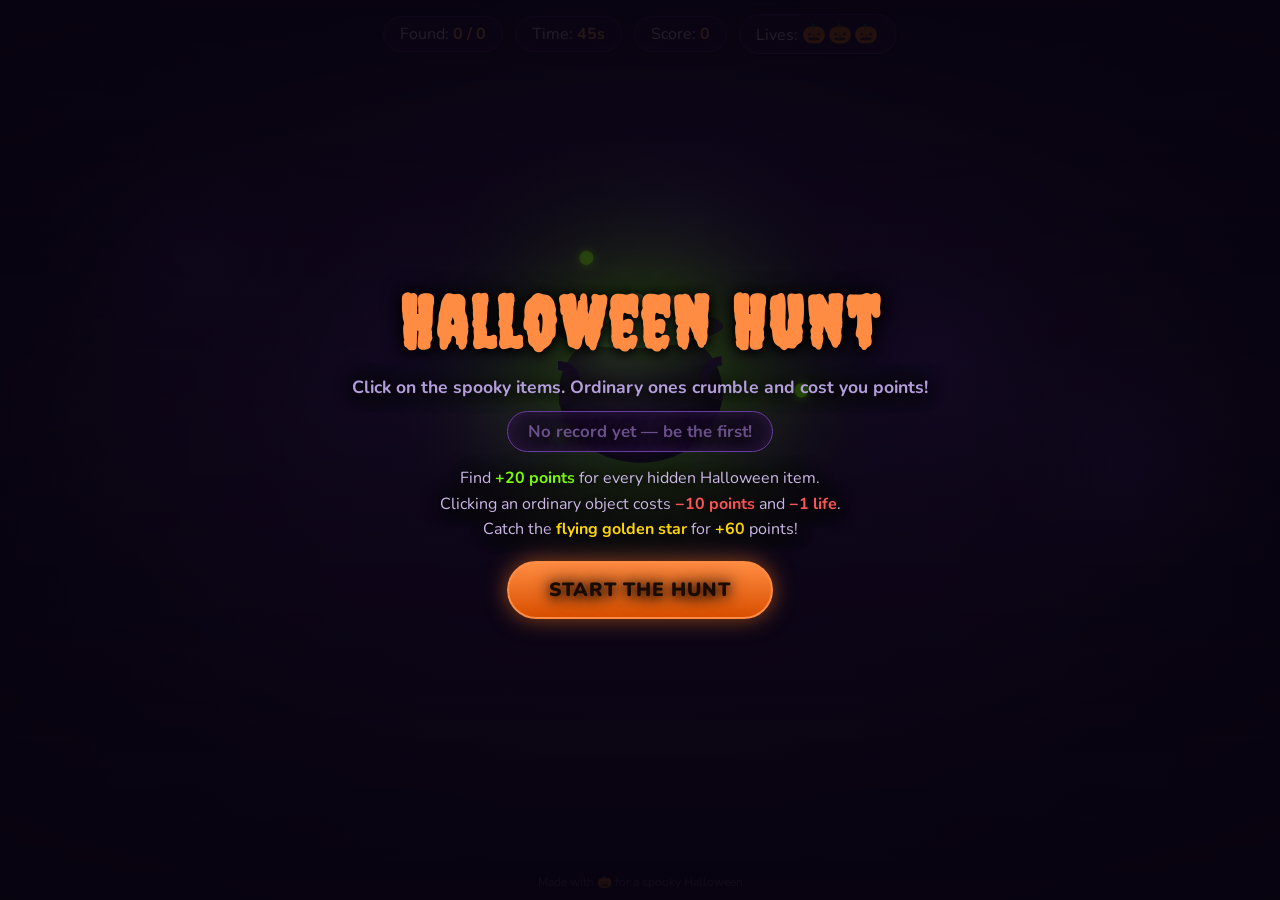
<file: halloween-hunt/index.html>
<!DOCTYPE html>
<html lang="en">
<head>
<meta charset="UTF-8">
<meta name="viewport" content="width=device-width, initial-scale=1.0, maximum-scale=1.0, user-scalable=no">
<title>🎃 Halloween: Find the Items</title>

<link rel="preconnect" href="https://fonts.googleapis.com">
<link rel="preconnect" href="https://fonts.gstatic.com" crossorigin>
<link href="https://fonts.googleapis.com/css2?family=Creepster&family=Nunito:wght@400;700;800;900&display=swap" rel="stylesheet">

<link rel="stylesheet" href="css/style.css">
</head>
<body>

<canvas id="game"></canvas>

<!-- HUD -->
<div class="hud" id="hud">
  <div class="pill">Found: <b><span id="found">0</span> / <span id="total">0</span></b></div>
  <div class="pill">Time: <b><span id="timer">30</span>s</b></div>
  <div class="pill">Score: <b><span id="score">0</span></b></div>
  <div class="pill">Lives: <span id="lives" class="pumpkin-life">🎃🎃🎃</span></div>
</div>

<!-- Start Screen -->
<div class="overlay" id="startScreen">
    <h1 class="game-title">Halloween Hunt</h1>
    <p class="subtitle">Click on the spooky items. Ordinary ones crumble and cost you points!</p>
    <div id="bestRank" class="best-rank"></div>
    <p class="rules">
      Find <b class="good">+20 points</b> for every hidden Halloween item.<br>
      Clicking an ordinary object costs <b class="bad">−10 points</b> and <b class="bad">−1 life</b>.<br>
      Catch the <b style="color:#ffd700">flying golden star</b> for <b style="color:#ffd700">+60</b> points!
    </p>
    <button class="btn" id="startBtn">Start the Hunt</button>
  </div>

<!-- End Screen -->
<div class="overlay hidden" id="endScreen">
  <h2 id="endTitle">Time's up!</h2>
  <div class="stats-final" id="endStats"></div>
  <button class="btn" id="restartBtn">Play Again</button>
</div>

<footer class="site-footer">Made with 🎃 for a spooky Halloween</footer>

<script src="js/config.js"></script>
<script src="js/audio.js"></script>
<script src="js/drawing.js"></script>
<script src="js/effects.js"></script>
<script src="js/backgrounds.js"></script>
<script src="js/scene.js"></script>
<script src="js/game.js"></script>
<script src="js/main.js"></script>
</body>
</html>
</file>
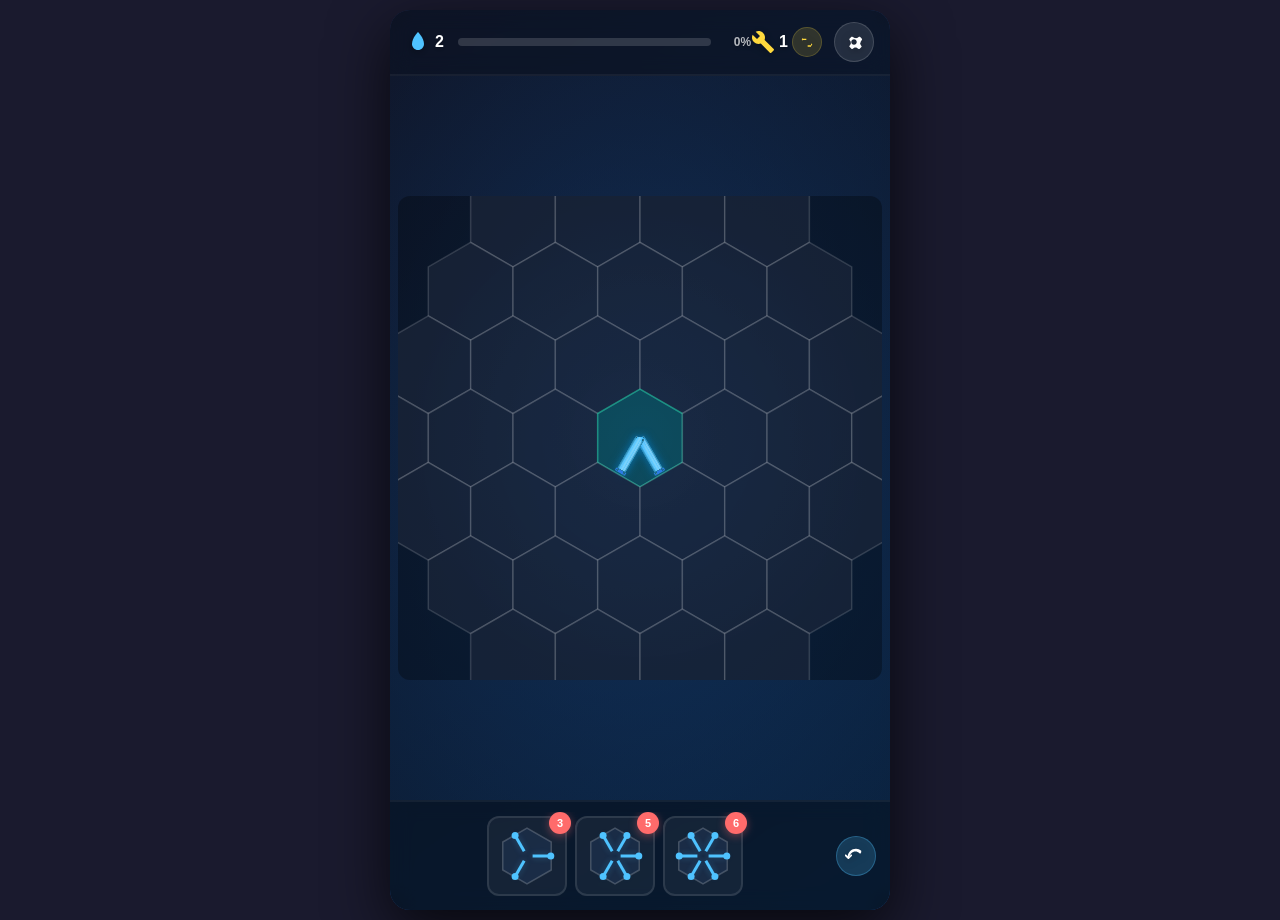
<file: hex-plumber-game/index.html>
<!DOCTYPE html>
<html lang="ru">
<head>
    <meta charset="UTF-8">
    <meta name="viewport" content="width=device-width, initial-scale=1.0, maximum-scale=1.0, user-scalable=no">
    <title>Hex Plumber - Водопроводчик</title>
    <link rel="stylesheet" href="css/style.css">
</head>
<body>
    <!-- Контейнер для Яндекс SDK -->
    <div id="yandex-sdk-container"></div>
    
    <!-- Игровой контейнер -->
    <div id="game-container">
        <!-- Хедер -->
        <header id="game-header">
            <div class="header-left">
                <div class="stat-item">
                    <span class="icon icon-drop"></span>
                    <span id="flood-level">0</span>
                </div>
                <div class="stat-item progress-container">
                    <div class="progress-bar" id="progress-bar">
                        <div class="progress-fill" id="progress-fill" style="width: 0%;"></div>
                    </div>
                    <span id="progress-text">0%</span>
                </div>
            </div>
            <div class="header-right">
                <div class="stat-item tool-container">
                    <span class="icon icon-wrench"></span>
                    <span id="tools-count">1</span>
                    <button class="icon-btn tool-use-btn" id="use-tool-btn" title="Заменить карту (инструмент)">
                        <span class="icon icon-swap"></span>
                    </button>
                </div>
                <button class="icon-btn" id="settings-btn">
                    <span class="icon icon-settings"></span>
                </button>
            </div>
        </header>

        <!-- Игровое поле -->
        <div id="game-board">
            <canvas id="board-canvas"></canvas>
        </div>

        <!-- Футер с картами -->
        <footer id="game-footer">
            <div id="cards-container">
                <!-- Карты генерируются динамически -->
            </div>
            <button class="icon-btn" id="rotate-btn">
                <span class="icon icon-rotate"></span>
            </button>
        </footer>
    </div>

    <!-- Подключаем скрипты -->
    <script src="js/utils/Helpers.js"></script>
    <script src="js/sdk/YandexSDK.js"></script>
    <script src="js/core/Hex.js"></script>       
    <script src="js/core/Board.js"></script>      
    <script src="js/core/Deck.js"></script>
    <script src="js/core/Level.js"></script>
    <script src="js/ui/BoardRenderer.js"></script>
    <script src="js/ui/HeaderUI.js"></script>
    <script src="js/ui/FooterUI.js"></script>
    <script src="js/ui/GameUI.js"></script>
    <script src="js/core/Game.js"></script>
    <script src="js/main.js"></script>
</body>
</html>
</file>
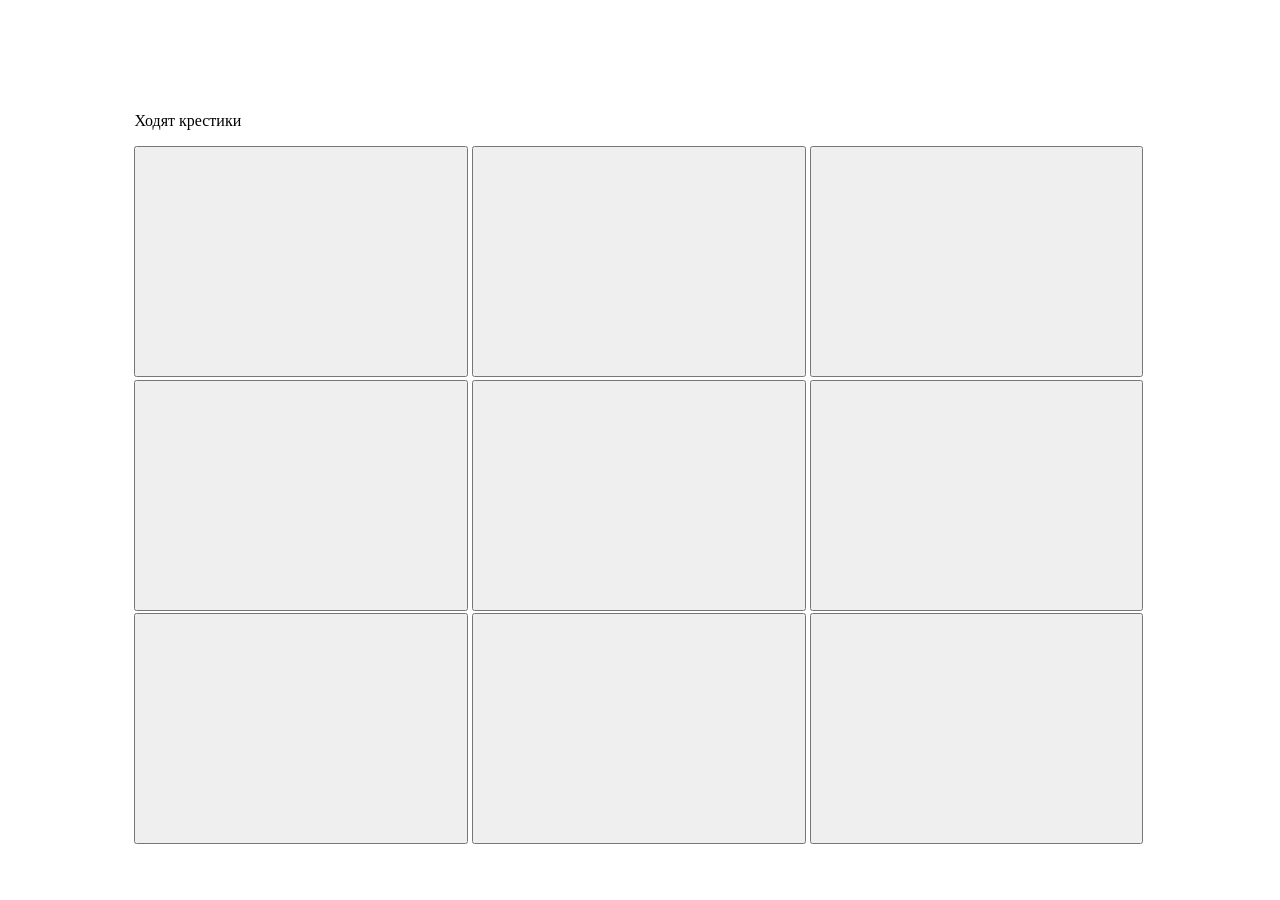
<file: learning-games/tic/index.html>
<html lang="en">
<head>
    <meta charset="UTF-8">
    <meta name="viewport" content="width=device-width, initial-scale=1.0">
    <title>Document</title>
    <link rel="stylesheet" href="style.css">
</head>
<body>

    <div class="board">
        <p id="p1">Ходят крестики</p>
        <div class="rows">
            <button id="but1"></button>
            <button id="but2"></button>
            <button id="but3"></button>
         </div>  

        <div class="rows">   
            <button id="but4"></button>
            <button id="but5"></button>
            <button id="but6"></button>     
        </div>

        <div class="rows">   
            <button id="but7"></button>
            <button id="but8"></button>
            <button id="but9"></button>     
        </div>

        
    </div>
    <script src="script.js"> </script>
</body>
</html>
</file>
<file: halloween-hunt/css/style.css>
* { box-sizing: border-box; margin: 0; padding: 0; }

html, body {
  width: 100%;
  height: 100%;
  overflow: hidden;
  font-family: 'Nunito', 'Segoe UI', system-ui, sans-serif;
  background: #050208;
  color: #f0e6d2;
  user-select: none;
  -webkit-tap-highlight-color: transparent;
}

/* Fullscreen canvas */
#game {
  position: fixed;
  inset: 0;
  width: 100vw;
  height: 100vh;
  display: block;
  cursor: crosshair;
  z-index: 1;
  background: #0d0616;
}

/* ============ HUD ============ */
.hud {
  position: fixed;
  top: 14px;
  left: 50%;
  transform: translateX(-50%);
  display: flex;
  gap: 12px;
  align-items: center;
  flex-wrap: wrap;
  justify-content: center;
  font-size: clamp(0.8rem, 2vw, 1rem);
  z-index: 5;
  pointer-events: none;
  max-width: calc(100vw - 24px);
  transition: opacity .3s;
}
.hud.hidden { opacity: 0; }

.hud .pill {
  background: rgba(30, 16, 48, 0.85);
  border: 1px solid #4a2c6b;
  border-radius: 999px;
  padding: 6px 16px;
  box-shadow: inset 0 0 12px #6a2c9c33, 0 2px 8px #00000066;
  backdrop-filter: blur(6px);
  white-space: nowrap;
}
.hud b { color: #ffb347; }

.pumpkin-life {
  color: #ff8c42;
  font-size: 1.2em;
  letter-spacing: 2px;
}

/* ============ Overlays ============ */
.overlay {
  position: fixed;
  inset: 0;
  background: rgba(8, 3, 16, .9);
  backdrop-filter: blur(6px);
  display: flex;
  flex-direction: column;
  align-items: center;
  justify-content: center;
  text-align: center;
  padding: 20px;
  z-index: 10;
  transition: opacity .35s;
  overflow-y: auto;
}
.overlay.hidden {
  opacity: 0;
  pointer-events: none;
}

.game-title {
  font-family: 'Creepster', cursive;
  font-size: clamp(2.2rem, 7vw, 4.5rem);
  letter-spacing: 3px;
  color: #ff8c42;
  text-shadow:
    0 0 18px #ff5e0066,
    0 0 40px #ff880044,
    0 4px 0 #8b2500;
  margin-bottom: 10px;
  animation: titlePulse 3s ease-in-out infinite;
}
@keyframes titlePulse {
  0%,100% { text-shadow: 0 0 18px #ff5e0066, 0 0 40px #ff880044, 0 4px 0 #8b2500; }
  50%     { text-shadow: 0 0 28px #ff7a1acc, 0 0 60px #ffa04a88, 0 4px 0 #8b2500; }
}

.subtitle {
  font-size: clamp(0.9rem, 2.2vw, 1.1rem);
  color: #b39ddb;
  margin-bottom: 12px;
  font-weight: 700;
}

.rules {
  max-width: 560px;
  line-height: 1.6;
  color: #cdb8e8;
  margin-bottom: 18px;
  font-size: clamp(0.85rem, 1.9vw, 1rem);
}
.rules .good { color: #7CFC00; }
.rules .bad  { color: #ff5555; }

#endTitle {
  font-family: 'Creepster', cursive;
  font-size: clamp(2rem, 6vw, 3.5rem);
  letter-spacing: 2px;
  margin-bottom: 14px;
}

.btn {
  font-family: 'Nunito', sans-serif;
  font-size: clamp(1rem, 2.2vw, 1.2rem);
  font-weight: 900;
  padding: 14px 40px;
  border-radius: 999px;
  border: 2px solid #ff8c42;
  background: linear-gradient(180deg, #ff8c42, #d94f00);
  color: #1a0b00;
  cursor: pointer;
  box-shadow: 0 0 22px #ff7a1a88;
  transition: transform .15s, box-shadow .15s;
  letter-spacing: 1px;
  text-transform: uppercase;
}
.btn:hover  { transform: scale(1.06); box-shadow: 0 0 34px #ffa04acc; }
.btn:active { transform: scale(.97); }

/* ============ Preview list ============ */
.target-list {
  display: flex;
  gap: 10px;
  flex-wrap: wrap;
  justify-content: center;
  margin-bottom: 20px;
}
.target-list span {
  background: #1e1030;
  border: 1px solid #6a3fa0;
  border-radius: 10px;
  padding: 4px 10px;
  display: flex;
  align-items: center;
  justify-content: center;
  box-shadow: inset 0 0 12px #6a2c9c33;
}
.target-list canvas {
  width: 44px;
  height: 44px;
  display: block;
}

/* ============ Float text ============ */
.float-text {
  position: absolute;
  pointer-events: none;
  font-weight: 900;
  font-size: clamp(1rem, 2.4vw, 1.4rem);
  text-shadow: 0 0 10px currentColor;
  animation: floatUp .9s ease-out forwards;
  z-index: 5;
  font-family: 'Nunito', sans-serif;
}
@keyframes floatUp {
  0%   { transform: translate(-50%, -50%) scale(.6); opacity: 0; }
  25%  { opacity: 1; transform: translate(-50%, -80%) scale(1.2); }
  100% { transform: translate(-50%, -160%) scale(1); opacity: 0; }
}

/* ============ End stats ============ */
.stats-final {
  font-size: clamp(0.95rem, 2.2vw, 1.15rem);
  margin-bottom: 20px;
  line-height: 1.8;
  color: #e8d8ff;
  max-width: 480px;
}
.stats-final b { color: #ffb347; }

/* ============ Footer ============ */
.site-footer {
  position: fixed;
  bottom: 10px;
  left: 50%;
  transform: translateX(-50%);
  color: #6a4f8a;
  font-size: .75rem;
  text-align: center;
  z-index: 5;
  pointer-events: none;
  transition: opacity .3s;
}
.site-footer.hidden { opacity: 0; }

@media (max-width: 480px) {
  .hud { top: 8px; gap: 6px; }
  .hud .pill { padding: 4px 10px; font-size: .75rem; }
  .site-footer { font-size: .65rem; }
}

/* Final stats polish */
.stats-final hr {
    border: none;
    border-top: 1px dashed #4a2c6b;
    margin: 12px auto;
    max-width: 240px;
  }
  .stats-final b {
    color: #ffb347;
    font-weight: 900;
  }

  /* Стартовый экран — текст поверх анимированного канваса */
#startScreen, #endScreen {
    background: rgba(8, 3, 16, 0.55);
    backdrop-filter: blur(2px);
  }
  #startScreen .game-title,
  #startScreen .subtitle,
  #startScreen .rules,
  #startScreen .btn {
    text-shadow: 0 2px 12px #000;
  }

  /* Best rank in menu */
.best-rank {
    font-size: clamp(0.9rem, 2vw, 1.05rem);
    margin-bottom: 14px;
    padding: 8px 20px;
    background: rgba(30, 16, 48, 0.7);
    border: 1px solid #6a3fa0;
    border-radius: 999px;
    box-shadow: inset 0 0 12px #6a2c9c33;
    backdrop-filter: blur(4px);
    font-weight: 700;
  }
  
  /* Меню — текст поверх талисмана */
  #startScreen {
    background: linear-gradient(180deg,
      rgba(8, 3, 16, 0.92) 0%,
      rgba(8, 3, 16, 0.55) 45%,
      rgba(8, 3, 16, 0.92) 100%);
    backdrop-filter: none;
  }
  #startScreen .game-title,
  #startScreen .subtitle,
  #startScreen .rules,
  #startScreen .best-rank,
  #startScreen .btn {
    text-shadow: 0 2px 12px #000, 0 0 20px #000;
  }
</file>
<file: hex-plumber-game/css/style.css>
/* ===== RESET & BASE ===== */
* {
    margin: 0;
    padding: 0;
    box-sizing: border-box;
    -webkit-tap-highlight-color: transparent;
    user-select: none;
}

body {
    font-family: 'Segoe UI', Tahoma, Geneva, Verdana, sans-serif;
    background: #1a1a2e;
    display: flex;
    justify-content: center;
    align-items: center;
    min-height: 100vh;
    overflow: hidden;
    touch-action: none;
}

/* ===== GAME CONTAINER ===== */
#game-container {
    width: 100%;
    max-width: 500px;
    height: 100vh;
    max-height: 900px;
    background: linear-gradient(145deg, #16213e, #0f3460);
    display: flex;
    flex-direction: column;
    border-radius: 20px;
    overflow: hidden;
    box-shadow: 0 20px 60px rgba(0, 0, 0, 0.7);
    position: relative;
    margin: 10px;
}

/* ===== HEADER ===== */
#game-header {
    display: flex;
    justify-content: space-between;
    align-items: center;
    padding: 12px 16px;
    background: rgba(0, 0, 0, 0.4);
    backdrop-filter: blur(10px);
    border-bottom: 2px solid rgba(255, 255, 255, 0.05);
    min-height: 60px;
    flex-shrink: 0;
    z-index: 10;
}

.header-left {
    display: flex;
    align-items: center;
    gap: 14px;
    flex: 1;
}

.header-right {
    display: flex;
    align-items: center;
    gap: 12px;
}

.stat-item {
    display: flex;
    align-items: center;
    gap: 5px;
    color: #fff;
    font-size: 16px;
    font-weight: 600;
    text-shadow: 0 2px 4px rgba(0, 0, 0, 0.3);
}

/* Icons */
.icon {
    display: inline-block;
    width: 24px;
    height: 24px;
    background-size: contain;
    background-repeat: no-repeat;
    background-position: center;
    filter: drop-shadow(0 2px 4px rgba(0, 0, 0, 0.3));
}

.icon-drop {
    background-image: url("data:image/svg+xml,%3Csvg xmlns='http://www.w3.org/2000/svg' viewBox='0 0 24 24' fill='%234fc3ff'%3E%3Cpath d='M12 2C12 2 6 8 6 14c0 3.3 2.7 6 6 6s6-2.7 6-6c0-6-6-12-6-12z'/%3E%3C/svg%3E");
}

.icon-wrench {
    background-image: url("data:image/svg+xml,%3Csvg xmlns='http://www.w3.org/2000/svg' viewBox='0 0 24 24' fill='%23ffd93d'%3E%3Cpath d='M22.7 19l-9.1-9.1c.9-2.3.4-5-1.5-6.9-2-2-5-2.4-7.4-1.3L9 6 6 9 1.6 4.7C.4 7.1.9 10.1 2.9 12.1c1.9 1.9 4.6 2.4 6.9 1.5l9.1 9.1c.4.4 1 .4 1.4 0l2.3-2.3c.5-.4.5-1.1.1-1.4z'/%3E%3C/svg%3E");
}

.icon-settings {
    background-image: url("data:image/svg+xml,%3Csvg xmlns='http://www.w3.org/2000/svg' viewBox='0 0 24 24' fill='%23ffffff'%3E%3Cpath d='M19.1 12.9c.1-.3.1-.6 0-.9l1.6-2.5c.2-.3.2-.7-.1-1l-2.1-2.1c-.3-.3-.7-.3-1-.1l-2.5 1.6c-.3-.1-.6-.2-.9-.2s-.6.1-.9.2L10.2 6.3c-.3-.2-.7-.2-1 .1L7.1 8.5c-.3.3-.3.7-.1 1l1.6 2.5c-.1.3-.2.6-.2.9s.1.6.2.9l-1.6 2.5c-.2.3-.2.7.1 1l2.1 2.1c.3.3.7.3 1 .1l2.5-1.6c.3.1.6.2.9.2s.6-.1.9-.2l2.5 1.6c.3.2.7.2 1 .1l2.1-2.1c.3-.3.3-.7.1-1l-1.6-2.5zM12 15c-1.7 0-3-1.3-3-3s1.3-3 3-3 3 1.3 3 3-1.3 3-3 3z'/%3E%3C/svg%3E");
}

.icon-rotate {
    background-image: url("data:image/svg+xml,%3Csvg xmlns='http://www.w3.org/2000/svg' viewBox='0 0 24 24' fill='%23ffffff'%3E%3Cpath d='M17.7 6.3c-1.5-1.5-3.6-2.3-5.7-2.3C7.1 4 3.1 7.9 3 12.3L1.4 10.7c-.4-.4-1-.4-1.4 0-.4.4-.4 1 0 1.4l3 3c.4.4 1 .4 1.4 0l3-3c.4-.4.4-1 0-1.4-.4-.4-1-.4-1.4 0L5 13.1c.1-3.4 2.9-6.1 6.3-6.1 1.7 0 3.3.7 4.5 1.9.4.4 1 .4 1.4 0s.4-1 0-1.4l.5.8z'/%3E%3C/svg%3E");
}

/* Progress Bar */
.progress-container {
    flex: 1;
    min-width: 80px;
    gap: 8px;
}

.progress-bar {
    flex: 1;
    height: 8px;
    background: rgba(255, 255, 255, 0.15);
    border-radius: 10px;
    overflow: hidden;
    min-width: 40px;
}

.progress-fill {
    height: 100%;
    background: linear-gradient(90deg, #4fc3ff, #00e676);
    border-radius: 10px;
    transition: width 0.4s ease;
    width: 0%;
}

#progress-text {
    font-size: 12px;
    color: rgba(255, 255, 255, 0.7);
    min-width: 32px;
    text-align: right;
}

.icon-btn {
    background: rgba(255, 255, 255, 0.1);
    border: 1px solid rgba(255, 255, 255, 0.15);
    border-radius: 50%;
    width: 40px;
    height: 40px;
    display: flex;
    align-items: center;
    justify-content: center;
    cursor: pointer;
    transition: all 0.2s;
    padding: 0;
}

.icon-btn:hover {
    background: rgba(255, 255, 255, 0.2);
    transform: scale(1.05);
}

.icon-btn:active {
    transform: scale(0.92);
}

.icon-btn .icon {
    width: 22px;
    height: 22px;
}

/* ===== BOARD ===== */
#game-board {
    flex: 1;
    display: flex;
    align-items: center;
    justify-content: center;
    padding: 8px;
    position: relative;
    min-height: 0;
    background: radial-gradient(ellipse at center, rgba(15, 52, 96, 0.5), rgba(0, 0, 0, 0.3));
    overflow: hidden;
    cursor: grab;
}

#game-board:active {
    cursor: grabbing;
}

#board-canvas {
    width: 100%;
    height: 100%;
    display: block;
    border-radius: 12px;
    touch-action: none;
}

/* ===== FOOTER ===== */
#game-footer {
    display: flex;
    align-items: center;
    justify-content: space-between;
    padding: 10px 14px;
    background: rgba(0, 0, 0, 0.5);
    backdrop-filter: blur(10px);
    border-top: 2px solid rgba(255, 255, 255, 0.05);
    min-height: 110px;
    flex-shrink: 0;
    gap: 10px;
    z-index: 10;
}

#cards-container {
    display: flex;
    gap: 8px;
    flex: 1;
    justify-content: center;
    align-items: center;
    flex-wrap: nowrap;
    overflow-x: auto;
    padding: 4px 0;
}

/* Card style */
.card-slot {
    width: 80px;
    height: 80px;
    flex-shrink: 0;
    border-radius: 12px;
    background: rgba(255, 255, 255, 0.05);
    border: 2px solid rgba(255, 255, 255, 0.1);
    display: flex;
    align-items: center;
    justify-content: center;
    cursor: pointer;
    transition: all 0.25s ease;
    position: relative;
}

.card-slot:hover {
    transform: translateY(-4px);
    border-color: rgba(255, 255, 255, 0.3);
    box-shadow: 0 8px 25px rgba(0, 0, 0, 0.4);
}

.card-slot:active {
    transform: scale(0.92);
}

.card-slot .hex-canvas {
    width: 70px;
    height: 70px;
    pointer-events: none;
}

.card-slot .card-badge {
    position: absolute;
    top: -6px;
    right: -6px;
    background: #ff6b6b;
    color: white;
    border-radius: 50%;
    width: 22px;
    height: 22px;
    font-size: 11px;
    font-weight: 700;
    display: flex;
    align-items: center;
    justify-content: center;
    box-shadow: 0 2px 8px rgba(255, 107, 107, 0.4);
}

.card-slot.empty {
    opacity: 0.3;
    cursor: default;
    border-style: dashed;
}

.card-slot.empty:hover {
    transform: none;
    border-color: rgba(255, 255, 255, 0.1);
}

/* Rotate button in footer */
#rotate-btn {
    background: rgba(79, 195, 255, 0.2);
    border-color: rgba(79, 195, 255, 0.3);
    flex-shrink: 0;
}

#rotate-btn:hover {
    background: rgba(79, 195, 255, 0.35);
}

/* tools */
.tool-container {
    display: flex;
    align-items: center;
    gap: 4px;
}

.tool-use-btn {
    width: 30px;
    height: 30px;
    background: rgba(255, 217, 61, 0.15);
    border-color: rgba(255, 217, 61, 0.2);
    border-radius: 50%;
    cursor: pointer;
    transition: all 0.2s;
    display: flex;
    align-items: center;
    justify-content: center;
}

.tool-use-btn:hover:not(:disabled) {
    background: rgba(255, 217, 61, 0.3);
    transform: scale(1.1);
}

.tool-use-btn:active:not(:disabled) {
    transform: scale(0.9);
}

.tool-use-btn:disabled {
    opacity: 0.3;
    cursor: not-allowed;
}

.tool-use-btn .icon {
    width: 16px;
    height: 16px;
}

.icon-swap {
    background-image: url("data:image/svg+xml,%3Csvg xmlns='http://www.w3.org/2000/svg' viewBox='0 0 24 24' fill='%23ffd93d'%3E%3Cpath d='M6 6L4 8l2 2V7h5v2H6zm12 12l2-2-2-2v3h-5v2h5z'/%3E%3C/svg%3E");
}

@keyframes slideDown {
    from {
        opacity: 0;
        transform: translateX(-50%) translateY(-20px);
    }
    to {
        opacity: 1;
        transform: translateX(-50%) translateY(0);
    }
}

/* Индикатор возможности вращения */
.card-slot.rotatable .card-badge {
    background: #4fc3ff;
    animation: pulse 1s ease-in-out infinite;
}

.card-slot .card-badge.locked {
    background: #ff6b6b;
}

/* ===== RESPONSIVE ===== */
@media (max-width: 420px) {
    #game-container {
        margin: 0;
        border-radius: 0;
        max-height: 100vh;
        height: 100vh;
    }
    
    .card-slot {
        width: 64px;
        height: 64px;
    }
    
    .card-slot .hex-canvas {
        width: 56px;
        height: 56px;
    }
    
    #game-header {
        padding: 8px 12px;
        min-height: 50px;
    }
    
    #game-footer {
        padding: 8px 10px;
        min-height: 90px;
    }
    
    .stat-item {
        font-size: 14px;
    }
    
    .icon {
        width: 20px;
        height: 20px;
    }
    
    .icon-btn {
        width: 34px;
        height: 34px;
    }
}

@media (max-width: 360px) {
    .card-slot {
        width: 54px;
        height: 54px;
    }
    
    .card-slot .hex-canvas {
        width: 48px;
        height: 48px;
    }
    
    #game-footer {
        gap: 6px;
    }
}

/* ===== ANIMATIONS ===== */
@keyframes pulse {
    0%, 100% { transform: scale(1); }
    50% { transform: scale(1.05); }
}

.card-slot.active {
    animation: pulse 0.8s ease-in-out infinite;
    border-color: #4fc3ff;
    box-shadow: 0 0 20px rgba(79, 195, 255, 0.2);
}

/* Flood warning */
.flood-warning {
    color: #ff6b6b !important;
}

.flood-warning .icon-drop {
    filter: drop-shadow(0 0 8px rgba(255, 107, 107, 0.6));
}

/* ===== SETTINGS MODAL ===== */
.modal-overlay {
    position: fixed;
    top: 0;
    left: 0;
    right: 0;
    bottom: 0;
    background: rgba(0, 0, 0, 0.7);
    backdrop-filter: blur(8px);
    display: none;
    align-items: center;
    justify-content: center;
    z-index: 1000;
}

.modal-overlay.open {
    display: flex;
}

.modal {
    background: linear-gradient(145deg, #1a1a2e, #16213e);
    border-radius: 24px;
    padding: 30px 24px;
    max-width: 340px;
    width: 90%;
    color: white;
    border: 1px solid rgba(255, 255, 255, 0.1);
    box-shadow: 0 30px 80px rgba(0, 0, 0, 0.8);
}

.modal h2 {
    text-align: center;
    margin-bottom: 20px;
    font-size: 22px;
    color: #4fc3ff;
}

.modal button {
    width: 100%;
    padding: 14px;
    margin: 8px 0;
    border: none;
    border-radius: 12px;
    font-size: 16px;
    font-weight: 600;
    cursor: pointer;
    transition: all 0.2s;
    background: rgba(255, 255, 255, 0.08);
    color: white;
}

.modal button:hover {
    background: rgba(255, 255, 255, 0.15);
}

.modal button.primary {
    background: linear-gradient(135deg, #4fc3ff, #00bcd4);
    color: #1a1a2e;
}

.modal button.primary:hover {
    transform: translateY(-2px);
    box-shadow: 0 8px 25px rgba(79, 195, 255, 0.3);
}

.modal .close-btn {
    background: rgba(255, 107, 107, 0.2);
    color: #ff6b6b;
    margin-top: 12px;
}
</file>
<file: learning-games/tic/style.css>
body{
    display: flex;
    align-items: center;
    justify-content: center;
}
.board{
    height: 80%;
    width: 80%;
}
.rows{
    direction: row;
    width: 100%;
    height: 33%;
}
.rows > button{
    width: 33%;
    height: 99%;
}
</file>
